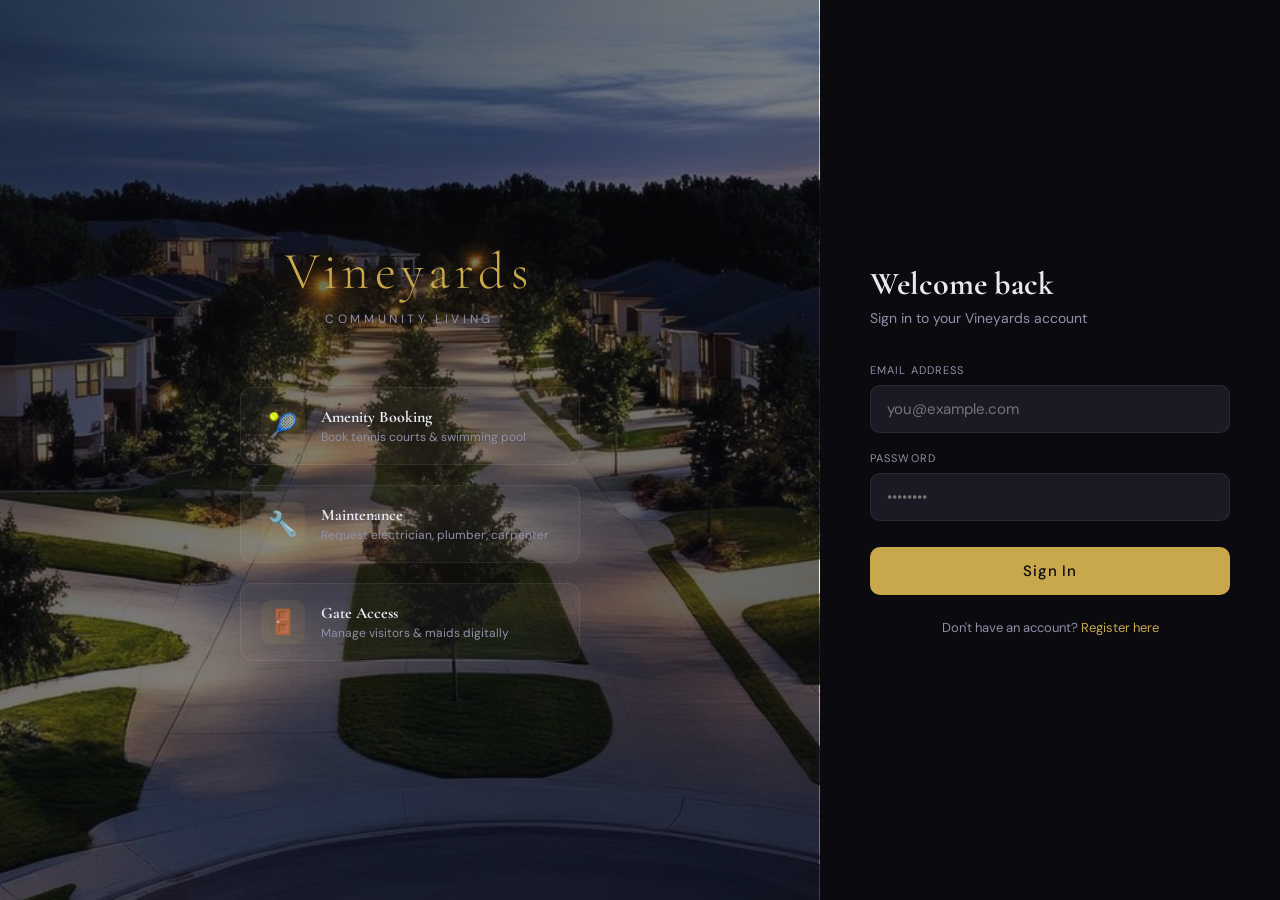
<file: index.html>
<!DOCTYPE html>
<html lang="en">
<head>
  <meta charset="UTF-8" />
  <meta name="viewport" content="width=device-width, initial-scale=1.0"/>
  <title>Vineyards — Login</title>
  <link rel="preconnect" href="https://fonts.googleapis.com"/>
  <link href="https://fonts.googleapis.com/css2?family=Cormorant+Garamond:wght@300;400;500;600&family=DM+Sans:wght@300;400;500&display=swap" rel="stylesheet"/>
  <style>
    :root {
      --bg: #0a0a0f;
      --bg2: #111118;
      --bg3: #1a1a24;
      --border: rgba(255,255,255,0.07);
      --accent: #c9a84c;
      --accent2: #e8c97a;
      --text: #e8e8f0;
      --text2: #9090a8;
      --danger: #e05555;
    }
    * { margin: 0; padding: 0; box-sizing: border-box; }

    body {
      font-family: 'DM Sans', sans-serif;
      background: var(--bg);
      color: var(--text);
      min-height: 100vh;
      display: flex;
    }

    /* Left panel */
    .left-panel {
      flex: 1;
      background: url('login_bg.jpg') center center / cover no-repeat;
      border-right: 1px solid var(--border);
      display: flex;
      flex-direction: column;
      align-items: center;
      justify-content: center;
      padding: 60px;
      position: relative;
      overflow: hidden;
    }

    /* Dark gradient overlay so text stays legible */
    .left-panel::before {
      content: '';
      position: absolute;
      inset: 0;
      background: linear-gradient(
        135deg,
        rgba(10,10,15,0.72) 0%,
        rgba(10,10,15,0.52) 50%,
        rgba(10,10,15,0.70) 100%
      );
      pointer-events: none;
    }

    /* Accent glow on top of overlay */
    .left-panel::after {
      content: '';
      position: absolute;
      width: 500px; height: 500px;
      background: radial-gradient(circle, rgba(201,168,76,0.10) 0%, transparent 70%);
      top: 50%; left: 50%;
      transform: translate(-50%, -50%);
      pointer-events: none;
    }

    /* Content sits above both pseudo-elements */
    .left-panel > * { position: relative; z-index: 1; }

    .brand-logo {
      font-family: 'Cormorant Garamond', serif;
      font-size: 52px;
      font-weight: 300;
      color: var(--accent);
      letter-spacing: 0.1em;
      margin-bottom: 8px;
      animation: fadeUp 0.8s ease both;
    }

    .brand-sub {
      font-size: 12px;
      letter-spacing: 0.3em;
      text-transform: uppercase;
      color: var(--text2);
      margin-bottom: 60px;
      animation: fadeUp 0.8s 0.1s ease both;
    }

    .features {
      display: flex;
      flex-direction: column;
      gap: 20px;
      width: 100%;
      max-width: 340px;
      animation: fadeUp 0.8s 0.2s ease both;
    }

    .feature-item {
      display: flex;
      align-items: center;
      gap: 16px;
      padding: 16px 20px;
      background: rgba(255,255,255,0.03);
      border: 1px solid var(--border);
      border-radius: 12px;
    }

    .feature-icon {
      font-size: 24px;
      width: 44px; height: 44px;
      background: rgba(201,168,76,0.1);
      border-radius: 10px;
      display: flex; align-items: center; justify-content: center;
      flex-shrink: 0;
    }

    .feature-text h4 {
      font-family: 'Cormorant Garamond', serif;
      font-size: 16px;
      margin-bottom: 2px;
    }

    .feature-text p { font-size: 12px; color: var(--text2); }

    /* Right panel - Login form */
    .right-panel {
      width: 460px;
      display: flex;
      flex-direction: column;
      align-items: center;
      justify-content: center;
      padding: 60px 50px;
    }

    .login-box { width: 100%; animation: fadeUp 0.6s ease both; }

    .login-box h2 {
      font-family: 'Cormorant Garamond', serif;
      font-size: 32px;
      margin-bottom: 6px;
    }

    .login-box p { color: var(--text2); font-size: 14px; margin-bottom: 36px; }

    .form-group { margin-bottom: 18px; }

    .form-group label {
      display: block;
      font-size: 11px;
      color: var(--text2);
      letter-spacing: 0.1em;
      text-transform: uppercase;
      margin-bottom: 8px;
    }

    .form-control {
      width: 100%;
      background: var(--bg3);
      border: 1px solid var(--border);
      border-radius: 10px;
      padding: 13px 16px;
      color: var(--text);
      font-family: 'DM Sans', sans-serif;
      font-size: 15px;
      outline: none;
      transition: border-color 0.2s;
    }
    .form-control:focus { border-color: var(--accent); }

    .btn-login {
      width: 100%;
      padding: 14px;
      background: var(--accent);
      color: var(--bg);
      border: none;
      border-radius: 10px;
      font-family: 'DM Sans', sans-serif;
      font-size: 15px;
      font-weight: 500;
      cursor: pointer;
      letter-spacing: 0.05em;
      margin-top: 8px;
      transition: all 0.2s;
    }
    .btn-login:hover { background: var(--accent2); transform: translateY(-1px); }
    .btn-login:disabled { opacity: 0.6; cursor: not-allowed; transform: none; }

    .error-msg {
      background: rgba(224,85,85,0.1);
      border: 1px solid rgba(224,85,85,0.3);
      border-radius: 8px;
      padding: 12px 16px;
      font-size: 13px;
      color: var(--danger);
      margin-bottom: 16px;
      display: none;
    }

    .register-link {
      text-align: center;
      margin-top: 24px;
      font-size: 13px;
      color: var(--text2);
    }

    .register-link a { color: var(--accent); cursor: pointer; }
    .register-link a:hover { color: var(--accent2); }

    @keyframes fadeUp {
      from { opacity: 0; transform: translateY(16px); }
      to   { opacity: 1; transform: translateY(0); }
    }

    @media (max-width: 768px) {
      .left-panel { display: none; }
      .right-panel { width: 100%; padding: 40px 24px; }
    }
  </style>
</head>
<body>

  <!-- Left Panel -->
  <div class="left-panel">
    <div class="brand-logo">Vineyards</div>
    <div class="brand-sub">Community Living</div>
    <div class="features">
      <div class="feature-item">
        <div class="feature-icon">🎾</div>
        <div class="feature-text">
          <h4>Amenity Booking</h4>
          <p>Book tennis courts & swimming pool</p>
        </div>
      </div>
      <div class="feature-item">
        <div class="feature-icon">🔧</div>
        <div class="feature-text">
          <h4>Maintenance</h4>
          <p>Request electrician, plumber, carpenter</p>
        </div>
      </div>
      <div class="feature-item">
        <div class="feature-icon">🚪</div>
        <div class="feature-text">
          <h4>Gate Access</h4>
          <p>Manage visitors & maids digitally</p>
        </div>
      </div>
    </div>
  </div>

  <!-- Right Panel - Login Form -->
  <div class="right-panel">
    <div class="login-box">
      <h2>Welcome back</h2>
      <p>Sign in to your Vineyards account</p>

      <div class="error-msg" id="errorMsg"></div>

      <div class="form-group">
        <label>Email Address</label>
        <input type="email" class="form-control" id="email" placeholder="you@example.com" />
      </div>

      <div class="form-group">
        <label>Password</label>
        <input type="password" class="form-control" id="password" placeholder="••••••••" />
      </div>

      <button class="btn-login" id="loginBtn" onclick="handleLogin()">Sign In</button>

      <div class="register-link">
        Don't have an account? <a onclick="window.location.href='register.html'">Register here</a>
      </div>
    </div>
  </div>

  <script src="api.js"></script>
  <script>
    // If already logged in, redirect to dashboard
    if (localStorage.getItem('access_token')) {
      window.location.href = 'dashboard.html';
    }

    document.getElementById('password').addEventListener('keypress', function(e) {
      if (e.key === 'Enter') handleLogin();
    });

    async function handleLogin() {
      const email = document.getElementById('email').value.trim();
      const password = document.getElementById('password').value;
      const btn = document.getElementById('loginBtn');
      const errorMsg = document.getElementById('errorMsg');

      errorMsg.style.display = 'none';

      if (!email || !password) {
        showError('Please enter your email and password.');
        return;
      }

      btn.disabled = true;
      btn.textContent = 'Signing in...';

      try {
        const data = await api.post('/auth/login', { email, password });
        localStorage.setItem('access_token', data.access_token);
        localStorage.setItem('refresh_token', data.refresh_token);
        localStorage.setItem('user', JSON.stringify(data.user));
        window.location.href = 'dashboard.html';
      } catch (err) {
        showError(err.message || 'Invalid email or password.');
        btn.disabled = false;
        btn.textContent = 'Sign In';
      }
    }

    function showError(msg) {
      const el = document.getElementById('errorMsg');
      el.textContent = msg;
      el.style.display = 'block';
    }
  </script>
</body>
</html>
</file>
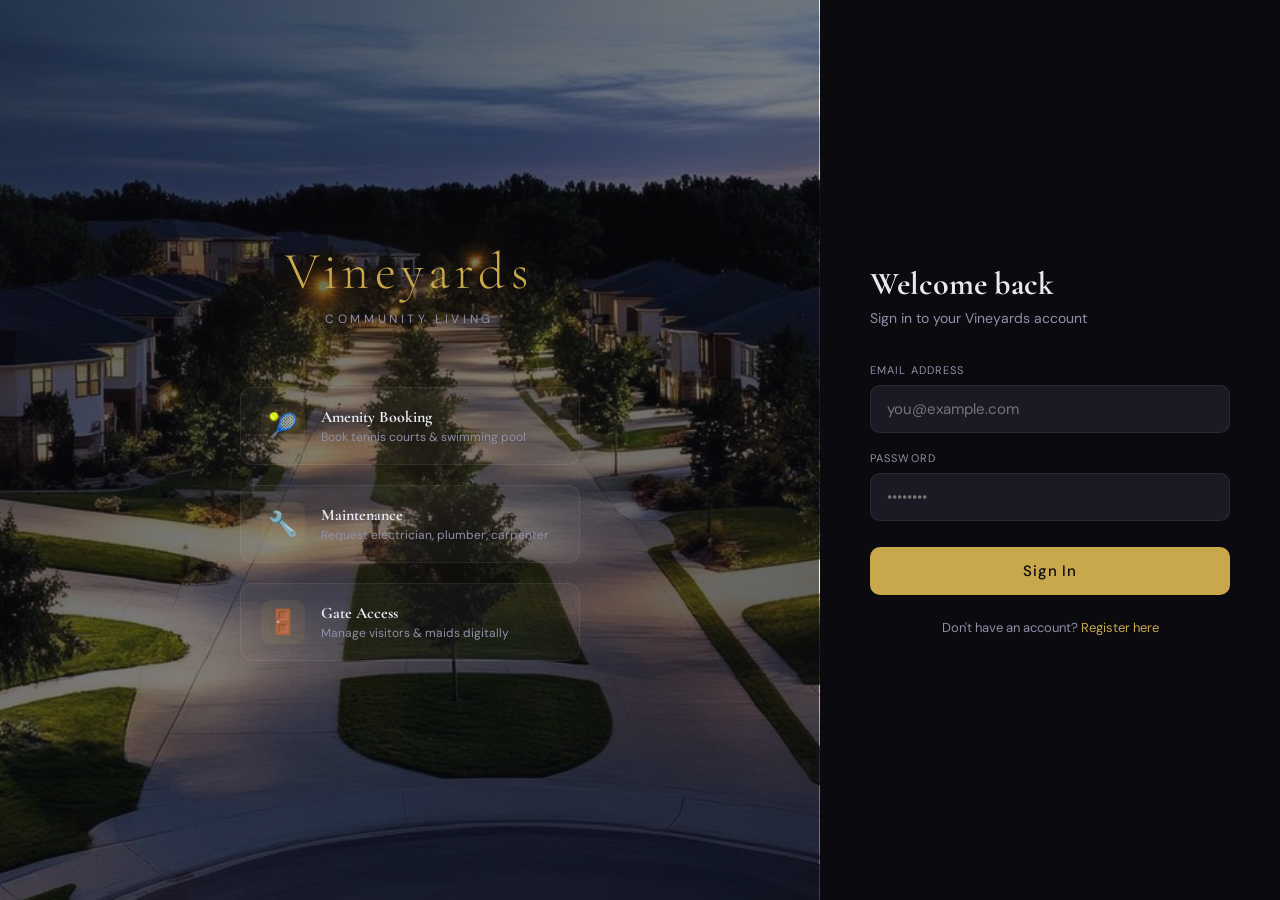
<file: announcements.html>
<!DOCTYPE html>
<html lang="en">
<head>
  <meta charset="UTF-8"/>
  <meta name="viewport" content="width=device-width, initial-scale=1.0"/>
  <title>Vineyards — Announcements</title>
  <link href="https://fonts.googleapis.com/css2?family=Cormorant+Garamond:wght@300;400;500;600&family=DM+Sans:wght@300;400;500&display=swap" rel="stylesheet"/>
  <link rel="stylesheet" href="style.css"/>
  <style>
    .ann-card {
      background: var(--bg2);
      border: 1px solid var(--border);
      border-radius: 14px;
      padding: 24px;
      margin-bottom: 14px;
      transition: border-color 0.2s;
      position: relative;
      overflow: hidden;
    }
    .ann-card:hover { border-color: rgba(201,168,76,0.3); }
    .ann-card.pinned { border-color: rgba(201,168,76,0.4); }
    .ann-card.pinned::before {
      content: '📌 Pinned';
      position: absolute;
      top: 12px; right: 16px;
      font-size: 11px;
      color: var(--accent);
      letter-spacing: 0.05em;
    }
    .ann-card.urgent { border-left: 3px solid var(--danger); }
    .ann-card.important { border-left: 3px solid var(--accent); }
    .ann-meta { display:flex; gap:12px; align-items:center; margin-bottom:10px; flex-wrap:wrap; }
    .ann-title { font-family:'Cormorant Garamond',serif; font-size:20px; margin-bottom:10px; }
    .ann-body { color: var(--text2); font-size:14px; line-height:1.7; white-space: pre-wrap; }
    .ann-footer { margin-top:14px; display:flex; gap:16px; font-size:12px; color:var(--text2); }
    .cat-pill {
      display:inline-block; padding:3px 10px; border-radius:20px; font-size:11px;
      background:rgba(255,255,255,0.06); border:1px solid var(--border);
      text-transform:capitalize; letter-spacing:0.05em;
    }
  </style>
</head>
<body>
<div class="app-layout">
  <aside class="sidebar" id="sidebar"></aside>
  <main class="main-content">
    <div class="page-header" style="display:flex;align-items:flex-end;justify-content:space-between;">
      <div>
        <h1>Announcements</h1>
        <p>Community news, events and notices</p>
      </div>
      <div id="postBtn" style="display:none;">
        <button class="btn btn-primary" onclick="openModal()">+ Post Announcement</button>
      </div>
    </div>

    <div class="page-body">

      <!-- Category filter -->
      <div style="display:flex;gap:10px;margin-bottom:24px;flex-wrap:wrap;">
        <button class="btn btn-outline filter-btn active" onclick="filter('', this)">All</button>
        <button class="btn btn-outline filter-btn" onclick="filter('general', this)">📋 General</button>
        <button class="btn btn-outline filter-btn" onclick="filter('maintenance', this)">🔧 Maintenance</button>
        <button class="btn btn-outline filter-btn" onclick="filter('event', this)">🎉 Events</button>
        <button class="btn btn-outline filter-btn" onclick="filter('safety', this)">⚠️ Safety</button>
      </div>

      <!-- Pinned -->
      <div id="pinnedSection" style="display:none;margin-bottom:28px;">
        <h3 style="font-size:14px;letter-spacing:0.1em;text-transform:uppercase;color:var(--text2);margin-bottom:14px;">📌 Pinned</h3>
        <div id="pinnedList"></div>
      </div>

      <!-- All Announcements -->
      <div id="annList"><div class="loader"><div class="spinner"></div></div></div>

    </div>
  </main>
</div>

<!-- Post Modal -->
<div class="modal-overlay" id="annModal">
  <div class="modal">
    <div class="modal-header">
      <h2 id="modalTitle">Post Announcement</h2>
      <button class="modal-close" onclick="closeModal()">✕</button>
    </div>
    <div class="form-group">
      <label>Title</label>
      <input type="text" class="form-control" id="annTitle" placeholder="Announcement title..."/>
    </div>
    <div style="display:grid;grid-template-columns:1fr 1fr;gap:16px;">
      <div class="form-group">
        <label>Category</label>
        <select class="form-control" id="annCat">
          <option value="general">General</option>
          <option value="maintenance">Maintenance</option>
          <option value="event">Event</option>
          <option value="safety">Safety</option>
        </select>
      </div>
      <div class="form-group">
        <label>Priority</label>
        <select class="form-control" id="annPriority">
          <option value="normal">Normal</option>
          <option value="important">Important</option>
          <option value="urgent">🚨 Urgent</option>
        </select>
      </div>
    </div>
    <div class="form-group">
      <label>Message</label>
      <textarea class="form-control" id="annBody" rows="5" placeholder="Write your announcement..."></textarea>
    </div>
    <div class="form-group">
      <label>Expires On (optional)</label>
      <input type="datetime-local" class="form-control" id="annExpiry"/>
    </div>
    <div class="form-group">
      <label style="display:flex;align-items:center;gap:8px;cursor:pointer;text-transform:none;letter-spacing:0;font-size:14px;">
        <input type="checkbox" id="annPinned"/> 📌 Pin this announcement to top
      </label>
    </div>
    <button class="btn btn-primary" style="width:100%" onclick="submitAnn()">Post Announcement</button>
  </div>
</div>

<!-- Read More Modal -->
<div class="modal-overlay" id="readModal">
  <div class="modal" style="max-width:600px;">
    <div class="modal-header">
      <h2 id="readTitle">—</h2>
      <button class="modal-close" onclick="document.getElementById('readModal').classList.remove('open')">✕</button>
    </div>
    <div class="ann-meta" id="readMeta"></div>
    <div class="ann-body" id="readBody" style="color:var(--text);font-size:15px;"></div>
    <div class="ann-footer" id="readFooter"></div>
    <div id="readAdminActions" style="margin-top:20px;gap:10px;display:none;"></div>
  </div>
</div>

<div class="toast-container"></div>
<script src="api.js"></script>
<script src="sidebar.js"></script>
<script>
  requireAuth();
  const user = getCurrentUser();
  let allAnns = [];
  let currentFilter = '';
  let currentAnn = null;

  const catIcons = { general:'📋', maintenance:'🔧', event:'🎉', safety:'⚠️' };
  const priColors = { urgent:'var(--danger)', important:'var(--accent)', normal:'var(--text2)' };

  if (user.role === 'admin') {
    document.getElementById('postBtn').style.display = 'block';
  }

  async function load() {
    try {
      const data = await api.get('/announcements/');
      // Pinned
      if (data.pinned.length) {
        document.getElementById('pinnedSection').style.display = 'block';
        document.getElementById('pinnedList').innerHTML = data.pinned.map(renderCard).join('');
      }
      allAnns = data.announcements;
      renderList(allAnns);
    } catch(e) { showToast(e.message, 'error'); }
  }

  function renderCard(a) {
    return `<div class="ann-card ${a.pinned?'pinned':''} ${a.priority}" onclick="openRead(${a.id})">
      <div class="ann-meta">
        <span class="cat-pill">${catIcons[a.category]||'📋'} ${a.category}</span>
        ${a.priority !== 'normal' ? `<span style="font-size:12px;color:${priColors[a.priority]};font-weight:500;">${a.priority.toUpperCase()}</span>` : ''}
      </div>
      <div class="ann-title">${a.title}</div>
      <div class="ann-body">${a.body.length > 180 ? a.body.slice(0,180) + '...' : a.body}</div>
      <div class="ann-footer">
        <span>👤 ${a.author_name}</span>
        <span>🕐 ${fmtDate(a.created_at)}</span>
        ${a.expires_at ? `<span>⏳ Expires ${fmtDate(a.expires_at)}</span>` : ''}
      </div>
    </div>`;
  }

  function renderList(list) {
    const filtered = currentFilter ? list.filter(a => a.category === currentFilter) : list;
    const el = document.getElementById('annList');
    if (!filtered.length) {
      el.innerHTML = `<div class="empty-state"><div class="icon">📢</div><h3>No announcements</h3></div>`;
      return;
    }
    el.innerHTML = filtered.map(renderCard).join('');
  }

  function filter(cat, btn) {
    currentFilter = cat;
    document.querySelectorAll('.filter-btn').forEach(b => b.classList.remove('active'));
    btn.classList.add('active');
    renderList(allAnns);
  }

  function openRead(id) {
    api.get(`/announcements/${id}`).then(a => {
      currentAnn = a;
      document.getElementById('readTitle').textContent = a.title;
      document.getElementById('readMeta').innerHTML = `
        <span class="cat-pill">${catIcons[a.category]||'📋'} ${a.category}</span>
        ${a.priority !== 'normal' ? `<span style="color:${priColors[a.priority]};font-size:13px;font-weight:500;">${a.priority.toUpperCase()}</span>` : ''}
      `;
      document.getElementById('readBody').textContent = a.body;
      document.getElementById('readFooter').innerHTML = `<span>👤 ${a.author_name}</span><span>🕐 ${fmtDate(a.created_at)}</span>${a.expires_at?`<span>⏳ Expires ${fmtDate(a.expires_at)}</span>`:''}`;

      const adminEl = document.getElementById('readAdminActions');
      if (user.role === 'admin') {
        adminEl.style.display = 'flex';
        adminEl.innerHTML = `
          <button class="btn btn-outline btn-sm" onclick="togglePin(${a.id},${!a.pinned})">${a.pinned?'Unpin':'📌 Pin'}</button>
          <button class="btn btn-danger btn-sm" onclick="deleteAnn(${a.id})">Delete</button>
        `;
      }
      document.getElementById('readModal').classList.add('open');
    });
  }

  function openModal() { document.getElementById('annModal').classList.add('open'); }
  function closeModal() { document.getElementById('annModal').classList.remove('open'); }

  async function submitAnn() {
    const title = document.getElementById('annTitle').value.trim();
    const body = document.getElementById('annBody').value.trim();
    if (!title || !body) { showToast('Title and message are required', 'error'); return; }
    try {
      await api.post('/announcements/', {
        title, body,
        category: document.getElementById('annCat').value,
        priority: document.getElementById('annPriority').value,
        pinned: document.getElementById('annPinned').checked,
        expires_at: document.getElementById('annExpiry').value || undefined,
      });
      showToast('Announcement posted!', 'success');
      closeModal();
      load();
    } catch(e) { showToast(e.message, 'error'); }
  }

  async function togglePin(id, pin) {
    try {
      await api.put(`/announcements/${id}`, { pinned: pin });
      showToast(pin ? 'Pinned!' : 'Unpinned', 'info');
      document.getElementById('readModal').classList.remove('open');
      load();
    } catch(e) { showToast(e.message, 'error'); }
  }

  async function deleteAnn(id) {
    if (!confirm('Remove this announcement?')) return;
    try {
      await api.delete(`/announcements/${id}`);
      showToast('Announcement removed', 'info');
      document.getElementById('readModal').classList.remove('open');
      load();
    } catch(e) { showToast(e.message, 'error'); }
  }

  load();
</script>
</body>
</html>
</file>
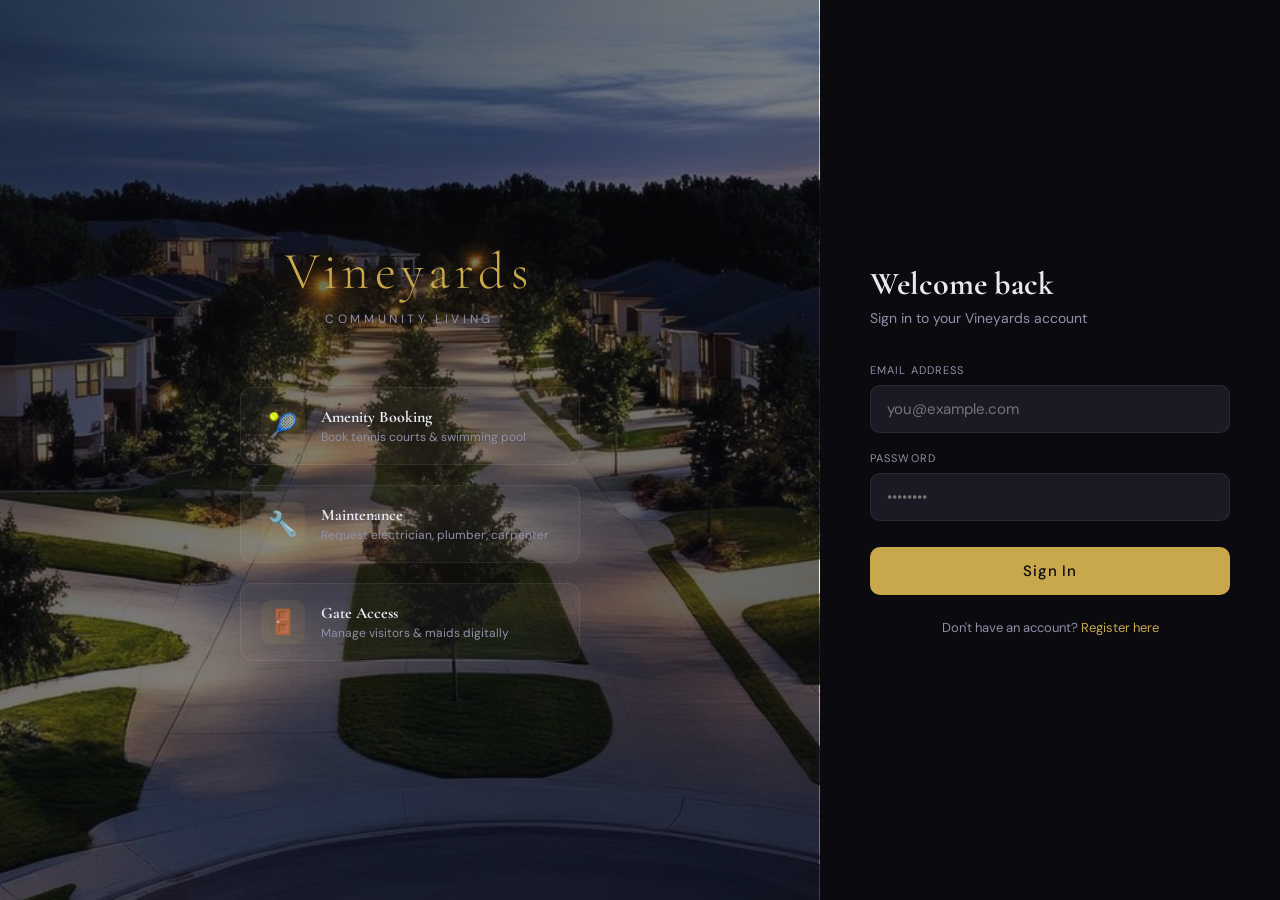
<file: bills.html>
<!DOCTYPE html>
<html lang="en">
<head>
  <meta charset="UTF-8"/>
  <meta name="viewport" content="width=device-width, initial-scale=1.0"/>
  <title>Vineyards — Bills & Payments</title>
  <link href="https://fonts.googleapis.com/css2?family=Cormorant+Garamond:wght@300;400;500;600&family=DM+Sans:wght@300;400;500&display=swap" rel="stylesheet"/>
  <link rel="stylesheet" href="style.css"/>
</head>
<body>
<div class="app-layout">
  <aside class="sidebar" id="sidebar"></aside>
  <main class="main-content">

    <div class="page-header" style="display:flex;align-items:flex-end;justify-content:space-between;">
      <div>
        <h1>Bills & Payments</h1>
        <p>Track and pay your community charges</p>
      </div>
      <div id="adminActions" style="gap:10px;display:none;">
        <button class="btn btn-outline" onclick="openBulkModal()">📋 Bulk Bill</button>
        <button class="btn btn-primary" onclick="openCreateModal()">+ New Bill</button>
      </div>
    </div>

    <div class="page-body">

      <!-- Summary Cards -->
      <div class="stat-grid" style="margin-bottom:28px;" id="summaryCards">
        <div class="stat-card"><div class="label">Total Due</div><div class="value" id="sumDue">—</div><div class="sub">unpaid amount</div></div>
        <div class="stat-card" style="--accent:#e05555"><div class="label">Overdue</div><div class="value" style="color:var(--danger)" id="sumOverdue">—</div><div class="sub" id="sumOverdueCount">— bills overdue</div></div>
        <div class="stat-card" style="--accent:#4caf82"><div class="label">Total Paid</div><div class="value" style="color:var(--success)" id="sumPaid">—</div><div class="sub">this year</div></div>
        <div class="stat-card"><div class="label">Pending Bills</div><div class="value" id="sumCount">—</div><div class="sub">awaiting payment</div></div>
      </div>

      <!-- Filter -->
      <div style="display:flex;gap:10px;margin-bottom:20px;flex-wrap:wrap;">
        <button class="btn btn-outline filter-btn active" onclick="filterBills('', this)">All</button>
        <button class="btn btn-outline filter-btn" onclick="filterBills('unpaid', this)">Unpaid</button>
        <button class="btn btn-outline filter-btn" onclick="filterBills('overdue', this)">Overdue</button>
        <button class="btn btn-outline filter-btn" onclick="filterBills('paid', this)">Paid</button>
      </div>

      <div class="table-wrap" id="billList">
        <div class="loader"><div class="spinner"></div></div>
      </div>
    </div>
  </main>
</div>

<!-- Pay Modal -->
<div class="modal-overlay" id="payModal">
  <div class="modal" style="max-width:400px;">
    <div class="modal-header">
      <h2>Pay Bill</h2>
      <button class="modal-close" onclick="closePayModal()">✕</button>
    </div>
    <div style="background:var(--bg3);border-radius:10px;padding:16px;margin-bottom:20px;">
      <div style="font-size:13px;color:var(--text2);margin-bottom:4px;" id="payBillTitle">—</div>
      <div style="font-size:28px;font-family:'Cormorant Garamond',serif;color:var(--accent);" id="payBillAmount">—</div>
    </div>
    <div class="form-group">
      <label>Payment Method</label>
      <select class="form-control" id="payMethod">
        <option value="upi">UPI</option>
        <option value="netbanking">Net Banking</option>
        <option value="card">Credit / Debit Card</option>
        <option value="cash">Cash</option>
      </select>
    </div>
    <div class="form-group">
      <label>Transaction Reference (optional)</label>
      <input type="text" class="form-control" id="payRef" placeholder="e.g. UPI transaction ID"/>
    </div>
    <button class="btn btn-primary" style="width:100%" onclick="confirmPayment()">Confirm Payment</button>
  </div>
</div>

<!-- Admin: Create Bill Modal -->
<div class="modal-overlay" id="createModal">
  <div class="modal">
    <div class="modal-header">
      <h2 id="createModalTitle">Create Bill</h2>
      <button class="modal-close" onclick="closeCreateModal()">✕</button>
    </div>
    <div class="form-group" id="villaSelectGroup">
      <label>Villa</label>
      <select class="form-control" id="billVilla"><option value="">Select villa...</option></select>
    </div>
    <div class="form-group">
      <label>Bill Title</label>
      <input type="text" class="form-control" id="billTitle" placeholder="e.g. Monthly Maintenance Charge"/>
    </div>
    <div style="display:grid;grid-template-columns:1fr 1fr;gap:16px;">
      <div class="form-group">
        <label>Category</label>
        <select class="form-control" id="billCategory">
          <option value="maintenance">Maintenance</option>
          <option value="amenity">Amenity</option>
          <option value="parking">Parking</option>
          <option value="water">Water</option>
          <option value="electricity">Electricity</option>
          <option value="other">Other</option>
        </select>
      </div>
      <div class="form-group">
        <label>Amount (₹)</label>
        <input type="number" class="form-control" id="billAmount" placeholder="0.00"/>
      </div>
    </div>
    <div class="form-group">
      <label>Due Date</label>
      <input type="date" class="form-control" id="billDue"/>
    </div>
    <div class="form-group">
      <label>Description (optional)</label>
      <input type="text" class="form-control" id="billDesc"/>
    </div>
    <button class="btn btn-primary" style="width:100%" id="createBillBtn" onclick="submitBill()">Create Bill</button>
  </div>
</div>

<div class="toast-container"></div>
<script src="api.js"></script>
<script src="sidebar.js"></script>
<script>
  requireAuth();
  const user = getCurrentUser();
  let allBills = [];
  let payingBillId = null;
  let isBulk = false;

  async function init() {
    await loadSummary();
    await loadBills();
    if (user.role === 'admin') {
      document.getElementById('adminActions').style.display = 'flex';
      loadVillas();
    }
  }

  async function loadSummary() {
    try {
      const s = await api.get('/bills/summary');
      document.getElementById('sumDue').textContent = `₹${s.total_due.toLocaleString()}`;
      document.getElementById('sumOverdue').textContent = `₹${s.overdue.toLocaleString()}`;
      document.getElementById('sumOverdueCount').textContent = `${s.overdue_count} bills overdue`;
      document.getElementById('sumPaid').textContent = `₹${s.paid_total.toLocaleString()}`;
      document.getElementById('sumCount').textContent = s.unpaid_count;
    } catch(e) {}
  }

  async function loadBills(status = '') {
    try {
      const url = user.role === 'admin' ? `/bills/all${status ? '?status=' + status : ''}` : `/bills/my${status ? '?status=' + status : ''}`;
      allBills = await api.get(url);
      renderBills(allBills);
    } catch(e) { showToast(e.message, 'error'); }
  }

  function renderBills(bills) {
    const el = document.getElementById('billList');
    if (!bills.length) {
      el.innerHTML = `<div class="empty-state"><div class="icon">💰</div><h3>No bills found</h3></div>`;
      return;
    }
    const catIcons = { maintenance:'🔧', amenity:'🎾', parking:'🚗', water:'💧', electricity:'⚡', other:'📄' };
    el.innerHTML = `<table>
      <thead><tr><th>Category</th><th>Title</th>${user.role==='admin'?'<th>Villa</th>':''}
      <th>Amount</th><th>Due Date</th><th>Status</th><th>Paid On</th><th>Action</th></tr></thead>
      <tbody>${bills.map(b => `<tr>
        <td>${catIcons[b.category]||'📄'} ${b.category}</td>
        <td><strong>${b.title}</strong>${b.description?`<br><span style="color:var(--text2);font-size:12px;">${b.description}</span>`:''}</td>
        ${user.role==='admin'?`<td>${b.villa_number||'—'}</td>`:''}
        <td style="font-family:'Cormorant Garamond',serif;font-size:18px;color:var(--accent);">₹${b.amount.toLocaleString()}</td>
        <td>${fmtDate(b.due_date)}</td>
        <td>${badge(b.status)}</td>
        <td>${b.paid_at ? fmtDate(b.paid_at) : '—'}</td>
        <td>
          ${b.status !== 'paid' && b.status !== 'waived' && user.role !== 'admin' ?
            `<button class="btn btn-primary btn-sm" onclick="openPay(${b.id},'${b.title}',${b.amount})">Pay Now</button>` : ''}
          ${user.role === 'admin' && b.status !== 'paid' && b.status !== 'waived' ?
            `<button class="btn btn-outline btn-sm" onclick="waiveBill(${b.id})">Waive</button>` : ''}
          ${b.transaction_ref ? `<div style="font-size:11px;color:var(--text2);margin-top:4px;">${b.transaction_ref}</div>` : ''}
        </td>
      </tr>`).join('')}</tbody></table>`;
  }

  function filterBills(status, btn) {
    document.querySelectorAll('.filter-btn').forEach(b => b.classList.remove('active'));
    btn.classList.add('active');
    loadBills(status);
  }

  function openPay(id, title, amount) {
    payingBillId = id;
    document.getElementById('payBillTitle').textContent = title;
    document.getElementById('payBillAmount').textContent = `₹${amount.toLocaleString()}`;
    document.getElementById('payRef').value = '';
    document.getElementById('payModal').classList.add('open');
  }

  function closePayModal() { document.getElementById('payModal').classList.remove('open'); }

  async function confirmPayment() {
    try {
      await api.put(`/bills/${payingBillId}/pay`, {
        payment_method: document.getElementById('payMethod').value,
        transaction_ref: document.getElementById('payRef').value || undefined,
      });
      showToast('Payment successful! 🎉', 'success');
      closePayModal();
      loadSummary();
      loadBills();
    } catch(e) { showToast(e.message, 'error'); }
  }

  async function waiveBill(id) {
    if (!confirm('Waive this bill?')) return;
    try {
      await api.put(`/bills/${id}/waive`);
      showToast('Bill waived', 'info');
      loadBills();
    } catch(e) { showToast(e.message, 'error'); }
  }

  async function loadVillas() {
    try {
      const villas = await api.get('/villas/');
      const sel = document.getElementById('billVilla');
      sel.innerHTML = '<option value="">Select villa...</option>' + villas.map(v => `<option value="${v.id}">${v.villa_number}</option>`).join('');
    } catch(e) {}
  }

  function openCreateModal() {
    isBulk = false;
    document.getElementById('createModalTitle').textContent = 'Create Bill for Villa';
    document.getElementById('villaSelectGroup').style.display = 'block';
    document.getElementById('createBillBtn').textContent = 'Create Bill';
    document.getElementById('createModal').classList.add('open');
  }

  function openBulkModal() {
    isBulk = true;
    document.getElementById('createModalTitle').textContent = 'Bulk Bill — All Occupied Villas';
    document.getElementById('villaSelectGroup').style.display = 'none';
    document.getElementById('createBillBtn').textContent = 'Send to All Villas';
    document.getElementById('createModal').classList.add('open');
  }

  function closeCreateModal() { document.getElementById('createModal').classList.remove('open'); }

  async function submitBill() {
    const title = document.getElementById('billTitle').value.trim();
    const amount = document.getElementById('billAmount').value;
    const due = document.getElementById('billDue').value;
    const category = document.getElementById('billCategory').value;
    if (!title || !amount || !due) { showToast('Fill all required fields', 'error'); return; }

    try {
      if (isBulk) {
        const data = await api.post('/bills/bulk', { title, category, amount: parseFloat(amount), due_date: due, description: document.getElementById('billDesc').value });
        showToast(data.message, 'success');
      } else {
        const villa_id = document.getElementById('billVilla').value;
        if (!villa_id) { showToast('Select a villa', 'error'); return; }
        await api.post('/bills/', { villa_id: parseInt(villa_id), title, category, amount: parseFloat(amount), due_date: due, description: document.getElementById('billDesc').value });
        showToast('Bill created!', 'success');
      }
      closeCreateModal();
      loadBills();
      loadSummary();
    } catch(e) { showToast(e.message, 'error'); }
  }

  init();
</script>
</body>
</html>
</file>
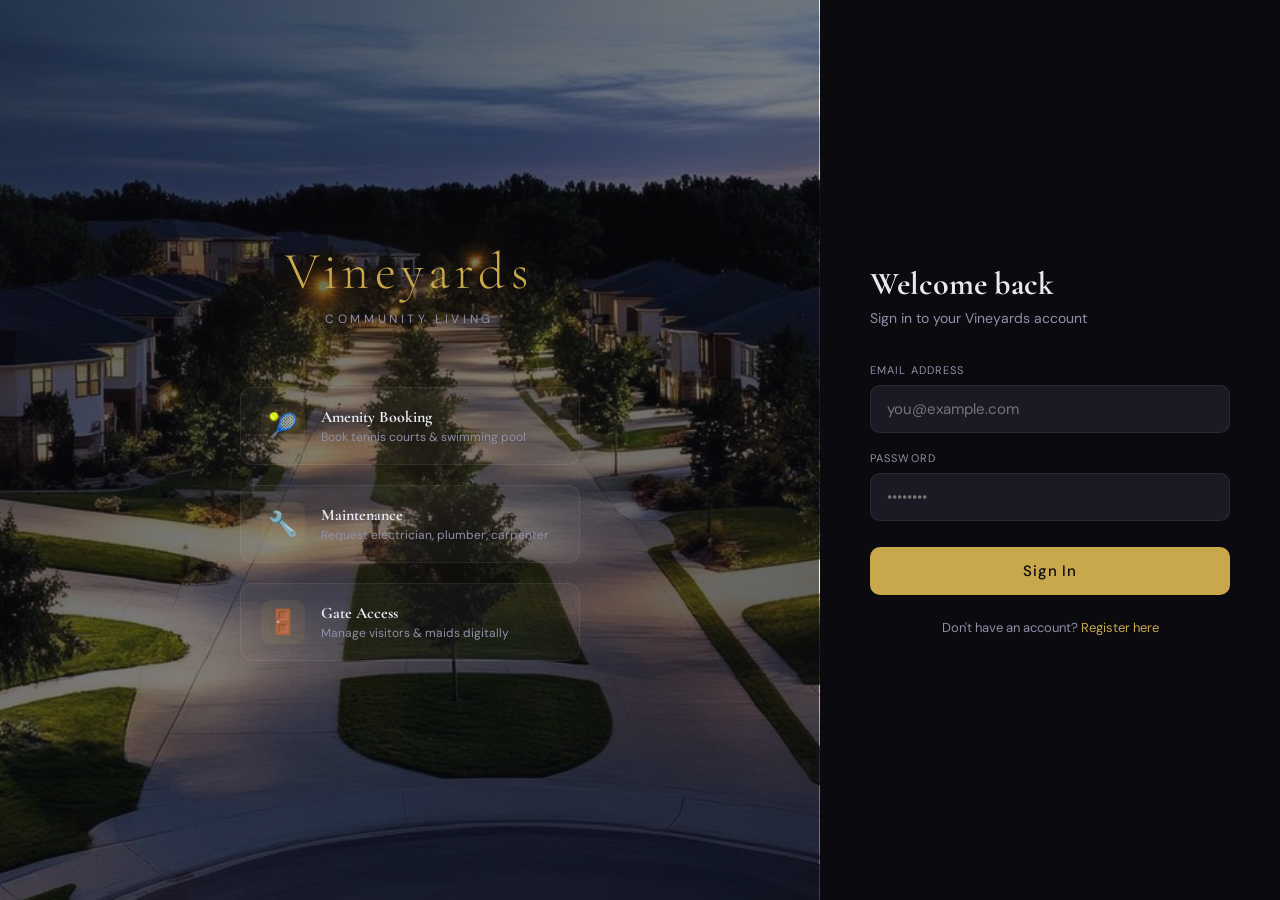
<file: bookings.html>
<!DOCTYPE html>
<html lang="en">
<head>
  <meta charset="UTF-8"/>
  <meta name="viewport" content="width=device-width, initial-scale=1.0"/>
  <title>Vineyards — Bookings</title>
  <link href="https://fonts.googleapis.com/css2?family=Cormorant+Garamond:wght@300;400;500;600&family=DM+Sans:wght@300;400;500&display=swap" rel="stylesheet"/>
  <link rel="stylesheet" href="style.css"/>
</head>
<body>
<div class="app-layout">
  <aside class="sidebar" id="sidebar"></aside>
  <main class="main-content">

    <div class="page-header">
      <h1>Amenity Booking</h1>
      <p>Book tennis courts and swimming pool</p>
    </div>

    <div class="page-body">

      <!-- Amenity Cards -->
      <h2 style="font-size:20px;margin-bottom:16px;">Available Amenities</h2>
      <div class="card-grid" id="amenityList" style="margin-bottom:36px;">
        <div class="loader"><div class="spinner"></div></div>
      </div>

      <!-- My Bookings -->
      <div style="display:flex;align-items:center;justify-content:space-between;margin-bottom:16px;">
        <h2 style="font-size:20px;">My Bookings</h2>
        <select class="form-control" style="width:160px;" onchange="filterBookings(this.value)">
          <option value="">All Status</option>
          <option value="confirmed">Confirmed</option>
          <option value="cancelled">Cancelled</option>
        </select>
      </div>
      <div class="table-wrap" id="myBookings">
        <div class="loader"><div class="spinner"></div></div>
      </div>

    </div>
  </main>
</div>

<!-- Book Modal -->
<div class="modal-overlay" id="bookModal">
  <div class="modal">
    <div class="modal-header">
      <h2 id="modalTitle">Book Amenity</h2>
      <button class="modal-close" onclick="closeModal()">✕</button>
    </div>

    <div class="form-group">
      <label>Date</label>
      <input type="date" class="form-control" id="bookDate" onchange="loadSlots()" />
    </div>

    <div class="form-group">
      <label>Start Time</label>
      <select class="form-control" id="startTime">
        <option value="">Select start time</option>
      </select>
    </div>

    <div class="form-group">
      <label>End Time</label>
      <select class="form-control" id="endTime">
        <option value="">Select end time</option>
      </select>
    </div>

    <div class="form-group">
      <label>Number of Guests</label>
      <input type="number" class="form-control" id="numGuests" value="1" min="1" max="20"/>
    </div>

    <div class="form-group">
      <label>Notes (optional)</label>
      <input type="text" class="form-control" id="bookNotes" placeholder="Any special requirements..."/>
    </div>

    <div id="slotsInfo" style="margin-bottom:16px;font-size:13px;color:var(--text2);"></div>

    <button class="btn btn-primary" style="width:100%" onclick="submitBooking()">Confirm Booking</button>
  </div>
</div>

<div class="toast-container"></div>
<script src="api.js"></script>
<script src="sidebar.js"></script>
<script>
  requireAuth();
  let amenities = [];
  let selectedAmenity = null;
  let allBookings = [];

  // Set min date to today
  const today = new Date().toISOString().split('T')[0];

  async function init() {
    await loadAmenities();
    await loadMyBookings();
  }

  async function loadAmenities() {
    try {
      amenities = await api.get('/bookings/amenities');
      const el = document.getElementById('amenityList');
      el.innerHTML = amenities.map(a => `
        <div class="card" style="cursor:pointer;transition:border-color 0.2s;"
          onmouseenter="this.style.borderColor='var(--accent)'"
          onmouseleave="this.style.borderColor=''"
          onclick="openBookModal(${a.id})">
          <div style="font-size:28px;margin-bottom:10px;">${a.amenity_type === 'tennis_court' ? '🎾' : a.amenity_type === 'swimming_pool' ? '🏊' : '🏛️'}</div>
          <h3 style="font-size:17px;margin-bottom:6px;">${a.name}</h3>
          <p style="color:var(--text2);font-size:13px;margin-bottom:12px;">${a.description || ''}</p>
          <div style="display:flex;gap:16px;font-size:12px;color:var(--text2);">
            <span>⏰ ${a.open_time} – ${a.close_time}</span>
            <span>👥 Max ${a.capacity}</span>
            <span>⌛ ${a.slot_duration_minutes} min slots</span>
          </div>
          <button class="btn btn-primary btn-sm" style="margin-top:16px;width:100%">Book Now</button>
        </div>`).join('');
    } catch(e) {
      showToast(e.message, 'error');
    }
  }

  async function loadMyBookings(status = '') {
    try {
      const url = '/bookings/my' + (status ? `?status=${status}` : '');
      allBookings = await api.get(url);
      renderBookings(allBookings);
    } catch(e) {}
  }

  function renderBookings(bookings) {
    const el = document.getElementById('myBookings');
    if (!bookings.length) {
      el.innerHTML = `<div class="empty-state"><div class="icon">📅</div><h3>No bookings</h3></div>`;
      return;
    }
    el.innerHTML = `<table>
      <thead><tr><th>Amenity</th><th>Date</th><th>Time</th><th>Guests</th><th>Status</th><th>Action</th></tr></thead>
      <tbody>${bookings.map(b => `
        <tr>
          <td>${b.amenity_name}</td>
          <td>${fmtDate(b.booking_date)}</td>
          <td>${b.start_time} – ${b.end_time}</td>
          <td>${b.num_guests}</td>
          <td>${badge(b.status)}</td>
          <td>${b.status === 'confirmed' ? `<button class="btn btn-danger btn-sm" onclick="cancelBooking(${b.id})">Cancel</button>` : '—'}</td>
        </tr>`).join('')}
      </tbody></table>`;
  }

  function filterBookings(status) { loadMyBookings(status); }

  function openBookModal(amenityId) {
    selectedAmenity = amenities.find(a => a.id === amenityId);
    document.getElementById('modalTitle').textContent = `Book — ${selectedAmenity.name}`;
    document.getElementById('bookDate').min = today;
    document.getElementById('bookDate').value = today;
    document.getElementById('slotsInfo').textContent = '';
    populateTimes(selectedAmenity);
    loadSlots();
    document.getElementById('bookModal').classList.add('open');
  }

  function closeModal() {
    document.getElementById('bookModal').classList.remove('open');
  }

  function populateTimes(amenity) {
    const times = [];
    const [openH, openM] = amenity.open_time.split(':').map(Number);
    const [closeH, closeM] = amenity.close_time.split(':').map(Number);
    for (let h = openH; h <= closeH; h++) {
      for (let m = 0; m < 60; m += 30) {
        if (h === closeH && m >= closeM) break;
        times.push(`${String(h).padStart(2,'0')}:${String(m).padStart(2,'0')}`);
      }
    }
    const startSel = document.getElementById('startTime');
    const endSel = document.getElementById('endTime');
    startSel.innerHTML = '<option value="">Select start time</option>' + times.map(t => `<option value="${t}">${t}</option>`).join('');
    endSel.innerHTML = '<option value="">Select end time</option>' + times.map(t => `<option value="${t}">${t}</option>`).join('');
    startSel.onchange = () => {
      const idx = times.indexOf(startSel.value);
      const minEnd = times[idx + (amenity.slot_duration_minutes / 30)] || '';
      endSel.value = minEnd;
    };
  }

  async function loadSlots() {
    const date = document.getElementById('bookDate').value;
    if (!date || !selectedAmenity) return;
    try {
      const data = await api.get(`/bookings/amenities/${selectedAmenity.id}/availability?date=${date}`);
      const booked = data.booked_slots;
      if (booked.length === 0) {
        document.getElementById('slotsInfo').textContent = '✅ All slots available for this date';
      } else {
        document.getElementById('slotsInfo').innerHTML = `⚠️ Booked slots: ${booked.map(s => `${s.start}–${s.end}`).join(', ')}`;
      }
    } catch(e) {}
  }

  async function submitBooking() {
    const date = document.getElementById('bookDate').value;
    const start = document.getElementById('startTime').value;
    const end = document.getElementById('endTime').value;
    const guests = document.getElementById('numGuests').value;
    const notes = document.getElementById('bookNotes').value;

    if (!date || !start || !end) { showToast('Please fill all fields', 'error'); return; }
    if (start >= end) { showToast('End time must be after start time', 'error'); return; }

    try {
      await api.post('/bookings/', {
        amenity_id: selectedAmenity.id,
        booking_date: date, start_time: start, end_time: end,
        num_guests: parseInt(guests), notes,
      });
      showToast('Booking confirmed!', 'success');
      closeModal();
      loadMyBookings();
    } catch(e) {
      showToast(e.message, 'error');
    }
  }

  async function cancelBooking(id) {
    if (!confirm('Cancel this booking?')) return;
    try {
      await api.put(`/bookings/${id}/cancel`, { reason: 'Cancelled by user' });
      showToast('Booking cancelled', 'info');
      loadMyBookings();
    } catch(e) {
      showToast(e.message, 'error');
    }
  }

  init();
</script>
</body>
</html>
</file>
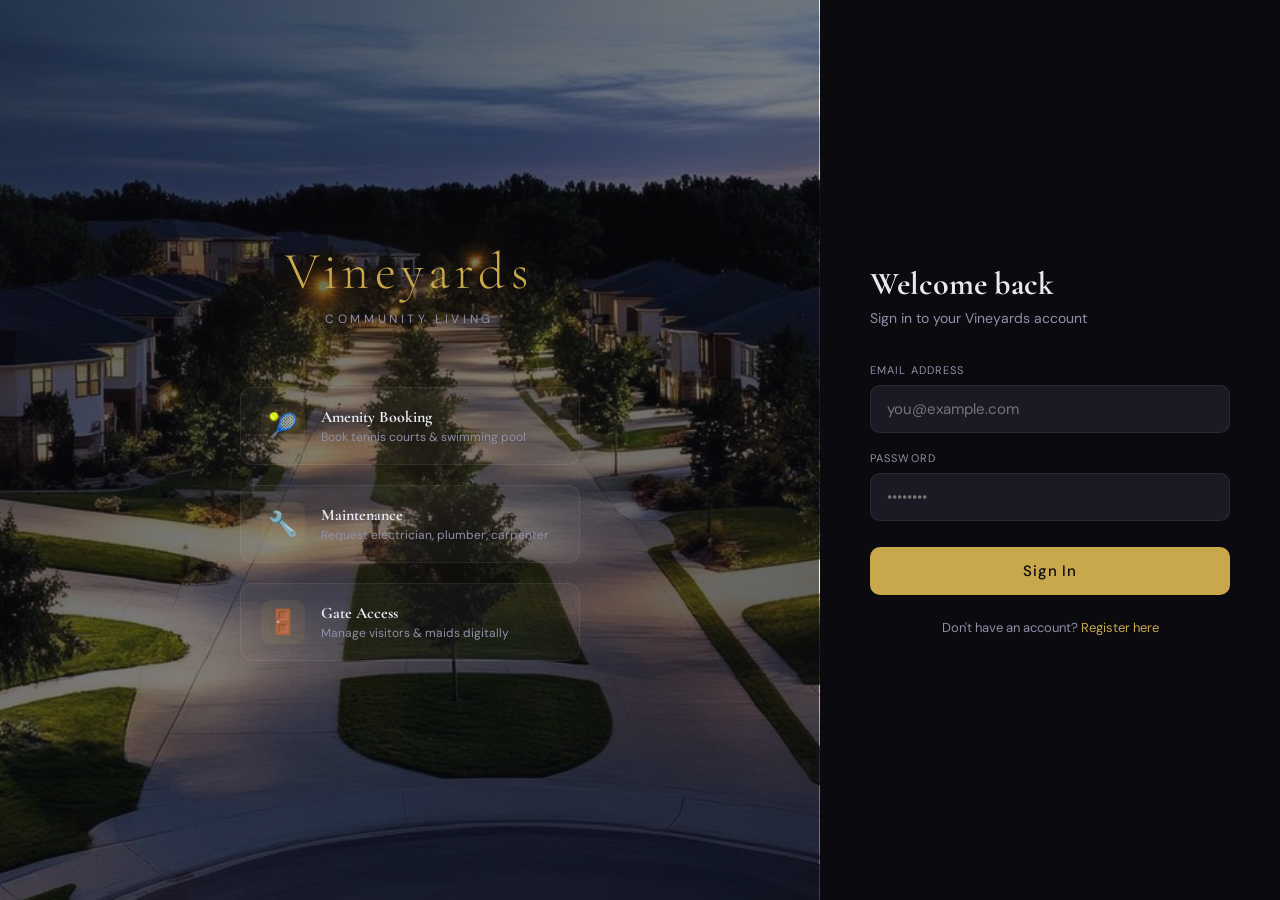
<file: calendar.html>
<!DOCTYPE html>
<html lang="en">
<head>
  <meta charset="UTF-8"/>
  <meta name="viewport" content="width=device-width, initial-scale=1.0"/>
  <title>Vineyards — Events Calendar 2026</title>
  <link href="https://fonts.googleapis.com/css2?family=Cormorant+Garamond:wght@300;400;500;600&family=DM+Sans:wght@300;400;500&display=swap" rel="stylesheet"/>
  <link rel="stylesheet" href="style.css"/>
  <style>
    /* ── Calendar page ── */
    .cal-year-badge {
      font-family: 'Cormorant Garamond', serif;
      font-size: 72px;
      font-weight: 600;
      color: var(--accent);
      line-height: 1;
      letter-spacing: -2px;
      opacity: 0.15;
      position: absolute;
      top: 18px;
      right: 40px;
      pointer-events: none;
      user-select: none;
    }

    .events-strip {
      display: flex;
      gap: 14px;
      margin-bottom: 32px;
      flex-wrap: wrap;
    }

    .event-chip {
      display: flex;
      align-items: center;
      gap: 10px;
      background: var(--bg2);
      border: 1px solid var(--border);
      border-radius: 40px;
      padding: 8px 16px 8px 8px;
      font-size: 13px;
      transition: border-color 0.2s, transform 0.2s;
      cursor: default;
    }
    .event-chip:hover {
      border-color: rgba(201,168,76,0.4);
      transform: translateY(-1px);
    }
    .event-chip .chip-icon {
      width: 32px; height: 32px;
      border-radius: 50%;
      background: rgba(201,168,76,0.12);
      display: flex; align-items: center; justify-content: center;
      font-size: 16px;
    }
    .event-chip .chip-info .chip-name { font-weight: 500; color: var(--text); }
    .event-chip .chip-info .chip-date { font-size: 11px; color: var(--accent); margin-top: 1px; }

    /* ── Year grid ── */
    .cal-grid {
      display: grid;
      grid-template-columns: repeat(4, 1fr);
      gap: 16px;
      margin-bottom: 40px;
    }

    @media (max-width: 1100px) { .cal-grid { grid-template-columns: repeat(3, 1fr); } }
    @media (max-width: 800px)  { .cal-grid { grid-template-columns: repeat(2, 1fr); } }
    @media (max-width: 520px)  { .cal-grid { grid-template-columns: 1fr; } }

    .month-card {
      background: var(--bg2);
      border: 1px solid var(--border);
      border-radius: var(--radius);
      overflow: hidden;
      transition: border-color 0.2s;
    }
    .month-card:hover { border-color: rgba(201,168,76,0.3); }
    .month-card.has-event { border-color: rgba(201,168,76,0.25); }

    .month-header {
      background: #1e1e2a;
      padding: 10px 14px;
      display: flex;
      align-items: center;
      justify-content: space-between;
    }
    .month-name {
      font-family: 'Cormorant Garamond', serif;
      font-size: 15px;
      font-weight: 600;
      letter-spacing: 0.08em;
      text-transform: uppercase;
      color: var(--text);
    }
    .month-event-dot {
      width: 7px; height: 7px;
      border-radius: 50%;
      background: var(--accent);
    }

    .month-body { padding: 10px 12px 12px; }

    .day-labels {
      display: grid;
      grid-template-columns: repeat(7, 1fr);
      margin-bottom: 4px;
    }
    .day-label {
      text-align: center;
      font-size: 9px;
      font-weight: 500;
      color: var(--text2);
      letter-spacing: 0.07em;
      text-transform: uppercase;
      padding: 2px 0;
    }

    .days-grid {
      display: grid;
      grid-template-columns: repeat(7, 1fr);
      gap: 1px;
    }

    .day-cell {
      text-align: center;
      font-size: 11px;
      padding: 4px 2px;
      border-radius: 6px;
      color: var(--text2);
      position: relative;
      cursor: default;
      transition: background 0.15s;
    }
    .day-cell.today {
      background: rgba(201,168,76,0.18);
      color: var(--accent);
      font-weight: 600;
    }
    .day-cell.event-day {
      background: rgba(201,168,76,0.1);
      color: var(--accent2);
      font-weight: 600;
      cursor: pointer;
    }
    .day-cell.event-day::after {
      content: '';
      display: block;
      width: 4px; height: 4px;
      border-radius: 50%;
      background: var(--accent);
      margin: 1px auto 0;
    }
    .day-cell.event-day:hover { background: rgba(201,168,76,0.22); }
    .day-cell.empty { color: transparent; pointer-events: none; }

    /* ── Event banner below month ── */
    .month-event-banner {
      border-top: 1px solid var(--border);
      padding: 8px 12px;
      display: flex;
      align-items: center;
      gap: 8px;
      font-size: 12px;
      background: rgba(201,168,76,0.05);
    }
    .month-event-banner .ev-icon { font-size: 15px; }
    .month-event-banner .ev-text { color: var(--text2); }
    .month-event-banner .ev-text strong { color: var(--text); }

    /* ── Event tooltip on hover ── */
    .day-cell.event-day:hover .tooltip { display: block; }
    .tooltip {
      display: none;
      position: absolute;
      bottom: calc(100% + 6px);
      left: 50%;
      transform: translateX(-50%);
      background: #2a2a38;
      border: 1px solid var(--border);
      border-radius: 8px;
      padding: 6px 10px;
      font-size: 11px;
      color: var(--text);
      white-space: nowrap;
      z-index: 10;
      pointer-events: none;
      box-shadow: 0 4px 20px rgba(0,0,0,0.5);
    }
    .tooltip::after {
      content: '';
      position: absolute;
      top: 100%;
      left: 50%;
      transform: translateX(-50%);
      border: 5px solid transparent;
      border-top-color: #2a2a38;
    }
  </style>
</head>
<body>
<div class="app-layout">

  <!-- Sidebar -->
  <aside class="sidebar" id="sidebar"></aside>

  <!-- Main -->
  <main class="main-content">
    <div class="page-header" style="position:relative; overflow:hidden;">
      <h1>Events Calendar</h1>
      <p>Hunters Walk community events &amp; celebrations — 2026</p>
      <div class="cal-year-badge">2026</div>
    </div>

    <div class="page-body">

      <!-- Upcoming events strip -->
      <h2 style="font-size:18px; margin-bottom:14px; color:var(--text2); font-family:'DM Sans',sans-serif; font-weight:400; text-transform:uppercase; letter-spacing:0.1em; font-size:11px;">Scheduled Events This Year</h2>
      <div class="events-strip">
        <div class="event-chip">
          <div class="chip-icon">🥚</div>
          <div class="chip-info">
            <div class="chip-name">Easter Egg Hunt</div>
            <div class="chip-date">Mar 29 · 3:00 PM</div>
          </div>
        </div>
        <div class="event-chip">
          <div class="chip-icon">🎓</div>
          <div class="chip-info">
            <div class="chip-name">Class of '26 Congrats</div>
            <div class="chip-date">May · Graduates</div>
          </div>
        </div>
        <div class="event-chip">
          <div class="chip-icon">🦆</div>
          <div class="chip-info">
            <div class="chip-name">Pool Party</div>
            <div class="chip-date">Jun 6 · 1:00–4:00 PM</div>
          </div>
        </div>
        <div class="event-chip">
          <div class="chip-icon">🇺🇸</div>
          <div class="chip-info">
            <div class="chip-name">July 4th Parade</div>
            <div class="chip-date">Jul 4 · 5:00 PM</div>
          </div>
        </div>
        <div class="event-chip">
          <div class="chip-icon">🎃</div>
          <div class="chip-info">
            <div class="chip-name">Fall Festival</div>
            <div class="chip-date">Oct 4 · 2:00–4:00 PM</div>
          </div>
        </div>
        <div class="event-chip">
          <div class="chip-icon">📸</div>
          <div class="chip-info">
            <div class="chip-name">Santa Photos</div>
            <div class="chip-date">Nov 8 · 1:00–3:00 PM</div>
          </div>
        </div>
      </div>

      <!-- 12-month grid -->
      <div class="cal-grid" id="calGrid"></div>

    </div>
  </main>
</div>

<div class="toast-container"></div>

<script src="api.js"></script>
<script src="sidebar.js"></script>
<script>
requireAuth();

// ── Event data (from calendar image) ──
const EVENTS_2026 = {
  3:  [{ day: 29, label: 'Easter Egg Hunt', time: '3:00 PM', icon: '🥚' }],
  5:  [],   // Congrats Class of '26 — month highlight, no specific day
  6:  [{ day: 6,  label: 'Pool Party', time: '1:00–4:00 PM', icon: '🦆' }],
  7:  [{ day: 4,  label: 'July 4th Parade', time: '5:00 PM', icon: '🇺🇸' }],
  10: [{ day: 4,  label: 'Fall Festival', time: '2:00–4:00 PM', icon: '🎃' }],
  11: [{ day: 8,  label: 'Santa Photos', time: '1:00–3:00 PM', icon: '📸' }],
};

const MONTH_NOTES = {
  5: { icon: '🎓', text: '<strong>Congrats Class of \'26!</strong> If you have a Senior graduating this year, please let us know!' }
};

const MONTH_NAMES = ['January','February','March','April','May','June',
                     'July','August','September','October','November','December'];
const DAY_LABELS  = ['S','M','T','W','T','F','S'];

const today = new Date();

function buildMonth(monthIndex /* 0-based */) {
  const m1  = new Date(2026, monthIndex, 1);
  const startDow = m1.getDay();                  // 0=Sun
  const daysInMonth = new Date(2026, monthIndex + 1, 0).getDate();
  const events = EVENTS_2026[monthIndex + 1] || [];
  const eventDays = new Set(events.map(e => e.day));
  const hasEvent = events.length > 0 || MONTH_NOTES[monthIndex + 1];

  // day-label row
  const labelsHTML = DAY_LABELS.map(d => `<div class="day-label">${d}</div>`).join('');

  // blank cells before day 1
  let cells = '';
  for (let i = 0; i < startDow; i++) cells += `<div class="day-cell empty">·</div>`;

  for (let d = 1; d <= daysInMonth; d++) {
    const isToday = (today.getFullYear() === 2026 &&
                     today.getMonth() === monthIndex &&
                     today.getDate() === d);
    const ev = events.find(e => e.day === d);
    let cls = 'day-cell';
    if (isToday)  cls += ' today';
    if (ev)       cls += ' event-day';
    const tooltip = ev ? `<span class="tooltip">${ev.icon} ${ev.label} · ${ev.time}</span>` : '';
    cells += `<div class="${cls}">${d}${tooltip}</div>`;
  }

  // event banner
  let bannerHTML = '';
  if (events.length > 0) {
    bannerHTML = events.map(ev =>
      `<div class="month-event-banner">
        <span class="ev-icon">${ev.icon}</span>
        <span class="ev-text"><strong>${ev.label}</strong> — ${ev.time}</span>
       </div>`
    ).join('');
  }
  if (MONTH_NOTES[monthIndex + 1]) {
    const n = MONTH_NOTES[monthIndex + 1];
    bannerHTML += `<div class="month-event-banner">
      <span class="ev-icon">${n.icon}</span>
      <span class="ev-text">${n.text}</span>
    </div>`;
  }

  return `
    <div class="month-card ${hasEvent ? 'has-event' : ''}">
      <div class="month-header">
        <span class="month-name">${MONTH_NAMES[monthIndex]}</span>
        ${hasEvent ? '<div class="month-event-dot"></div>' : ''}
      </div>
      <div class="month-body">
        <div class="day-labels">${labelsHTML}</div>
        <div class="days-grid">${cells}</div>
      </div>
      ${bannerHTML}
    </div>`;
}

// Render all 12 months
const grid = document.getElementById('calGrid');
for (let m = 0; m < 12; m++) {
  grid.insertAdjacentHTML('beforeend', buildMonth(m));
}
</script>
</body>
</html>
</file>
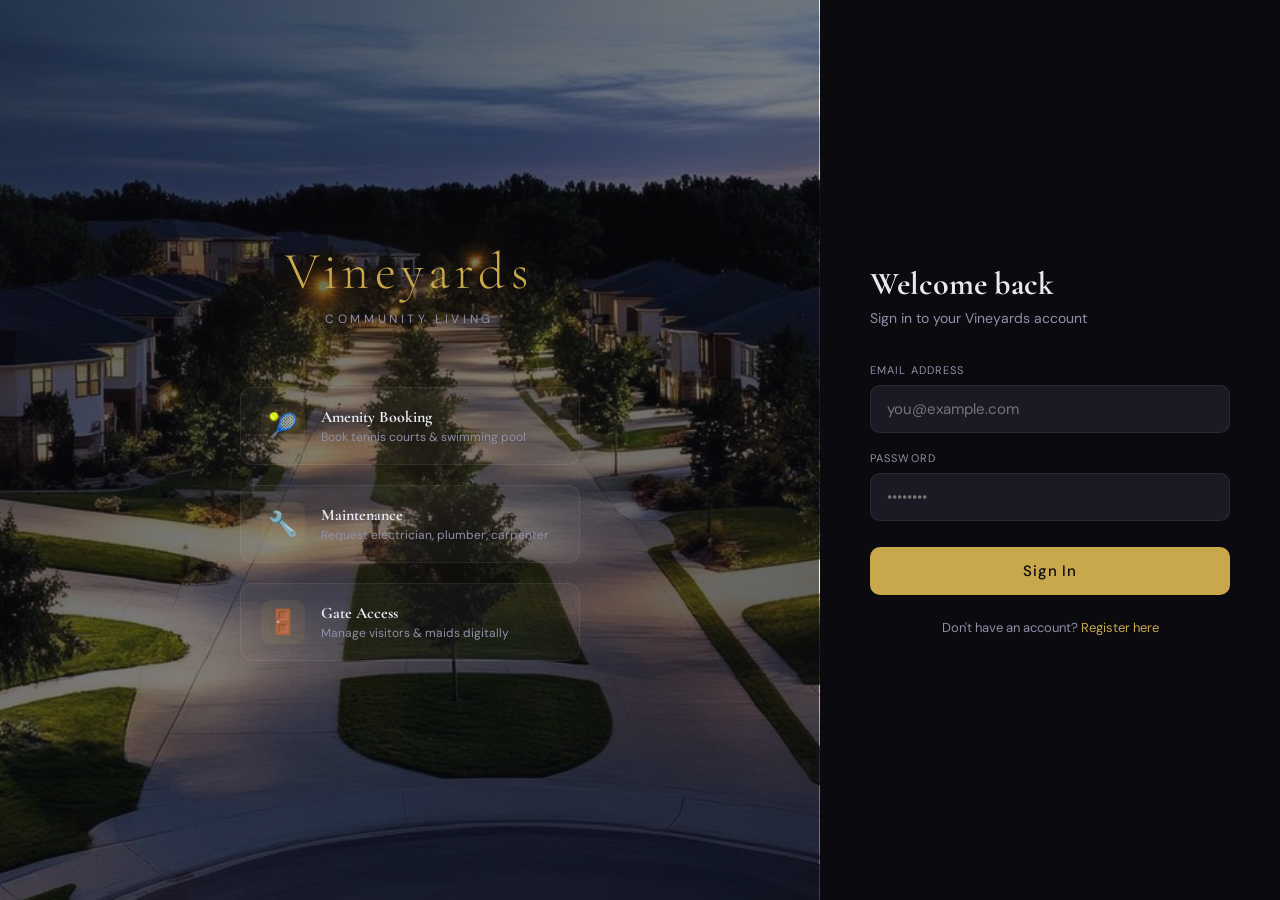
<file: dashboard.html>
<!DOCTYPE html>
<html lang="en">
<head>
  <meta charset="UTF-8"/>
  <meta name="viewport" content="width=device-width, initial-scale=1.0"/>
  <title>Vineyards — Dashboard</title>
  <link href="https://fonts.googleapis.com/css2?family=Cormorant+Garamond:wght@300;400;500;600&family=DM+Sans:wght@300;400;500&display=swap" rel="stylesheet"/>
  <link rel="stylesheet" href="style.css"/>
</head>
<body>
<div class="app-layout">

  <!-- Sidebar -->
  <aside class="sidebar" id="sidebar"></aside>

  <!-- Main -->
  <main class="main-content">
    <div class="page-header">
      <h1 id="welcomeMsg">Good morning</h1>
      <p>Here's what's happening in Vineyards today</p>
    </div>

    <div class="page-body">

      <!-- Stats (admin only) -->
      <div id="adminStats" style="display:none">
        <div class="stat-grid">
          <div class="stat-card">
            <div class="label">Total Villas</div>
            <div class="value" id="statVillas">—</div>
            <div class="sub" id="statOccupied">— occupied</div>
          </div>
          <div class="stat-card">
            <div class="label">Residents</div>
            <div class="value" id="statUsers">—</div>
            <div class="sub">owners &amp; tenants</div>
          </div>
          <div class="stat-card">
            <div class="label">Open Requests</div>
            <div class="value" id="statMaint">—</div>
            <div class="sub">maintenance pending</div>
          </div>
          <div class="stat-card">
            <div class="label">Active Passes</div>
            <div class="value" id="statPasses">—</div>
            <div class="sub">gate passes today</div>
          </div>
        </div>
      </div>

      <!-- Quick Actions -->
      <h2 style="font-size:22px; margin-bottom:16px;">Quick Actions</h2>
      <div class="card-grid" style="margin-bottom:32px;">
        <div class="card" style="cursor:pointer;transition:border-color 0.2s;" onmouseenter="this.style.borderColor='var(--accent)'" onmouseleave="this.style.borderColor=''" onclick="window.location.href='bookings.html'">
          <div style="font-size:32px;margin-bottom:12px;">🎾</div>
          <h3 style="font-size:18px;margin-bottom:6px;">Book Amenity</h3>
          <p style="color:var(--text2);font-size:13px;">Reserve tennis court or swimming pool</p>
        </div>
        <div class="card" style="cursor:pointer;transition:border-color 0.2s;" onmouseenter="this.style.borderColor='var(--accent)'" onmouseleave="this.style.borderColor=''" onclick="window.location.href='maintenance.html'">
          <div style="font-size:32px;margin-bottom:12px;">🔧</div>
          <h3 style="font-size:18px;margin-bottom:6px;">Maintenance</h3>
          <p style="color:var(--text2);font-size:13px;">Request electrician, plumber or carpenter</p>
        </div>
        <div class="card" style="cursor:pointer;transition:border-color 0.2s;" onmouseenter="this.style.borderColor='var(--accent)'" onmouseleave="this.style.borderColor=''" onclick="window.location.href='gate.html'">
          <div style="font-size:32px;margin-bottom:12px;">🚪</div>
          <h3 style="font-size:18px;margin-bottom:6px;">Gate Pass</h3>
          <p style="color:var(--text2);font-size:13px;">Create pass for visitors & maids</p>
        </div>
        <div class="card" style="cursor:pointer;transition:border-color 0.2s;" onmouseenter="this.style.borderColor='var(--accent)'" onmouseleave="this.style.borderColor=''" onclick="window.location.href='notifications.html'">
          <div style="font-size:32px;margin-bottom:12px;">🔔</div>
          <h3 style="font-size:18px;margin-bottom:6px;">Notifications</h3>
          <p style="color:var(--text2);font-size:13px;">View your recent activity &amp; alerts</p>
        </div>
      </div>

      <!-- Emergency Contacts Widget -->
      <div style="display:flex;align-items:center;justify-content:space-between;margin-bottom:16px;">
        <h2 style="font-size:22px;">Emergency Contacts</h2>
        <span style="font-size:11px;color:var(--text2);text-transform:uppercase;letter-spacing:0.1em;">Vineyards Community</span>
      </div>
      <div style="display:grid;grid-template-columns:repeat(auto-fill,minmax(260px,1fr));gap:16px;margin-bottom:32px;">

        <!-- Secretary -->
        <div style="background:var(--bg2);border:1px solid var(--border);border-radius:var(--radius);padding:20px;display:flex;gap:14px;align-items:flex-start;transition:border-color 0.2s;" onmouseenter="this.style.borderColor='rgba(201,168,76,0.35)'" onmouseleave="this.style.borderColor=''">
          <div style="width:42px;height:42px;border-radius:50%;background:rgba(201,168,76,0.12);display:flex;align-items:center;justify-content:center;font-size:20px;flex-shrink:0;">👩‍💼</div>
          <div style="flex:1">
            <div style="font-size:11px;text-transform:uppercase;letter-spacing:0.1em;color:var(--accent);margin-bottom:3px;">Secretary</div>
            <div style="font-size:15px;font-weight:500;color:var(--text);margin-bottom:6px;">Mrs. Priya Sharma</div>
            <a href="tel:+919876543210" style="display:flex;align-items:center;gap:6px;font-size:13px;color:var(--text2);text-decoration:none;margin-bottom:3px;" onmouseenter="this.style.color='var(--accent)'" onmouseleave="this.style.color='var(--text2)'">📞 +91 98765 43210</a>
            <div style="font-size:12px;color:var(--text2);">Mon–Sat, 9am – 6pm</div>
          </div>
        </div>

        <!-- Security -->
        <div style="background:var(--bg2);border:1px solid var(--border);border-radius:var(--radius);padding:20px;display:flex;gap:14px;align-items:flex-start;transition:border-color 0.2s;" onmouseenter="this.style.borderColor='rgba(201,168,76,0.35)'" onmouseleave="this.style.borderColor=''">
          <div style="width:42px;height:42px;border-radius:50%;background:rgba(91,155,213,0.12);display:flex;align-items:center;justify-content:center;font-size:20px;flex-shrink:0;">🛡️</div>
          <div style="flex:1">
            <div style="font-size:11px;text-transform:uppercase;letter-spacing:0.1em;color:var(--info);margin-bottom:3px;">Security</div>
            <div style="font-size:15px;font-weight:500;color:var(--text);margin-bottom:6px;">Gate Security</div>
            <a href="tel:+919000000001" style="display:flex;align-items:center;gap:6px;font-size:13px;color:var(--text2);text-decoration:none;margin-bottom:3px;" onmouseenter="this.style.color='var(--accent)'" onmouseleave="this.style.color='var(--text2)'">📞 +91 90000 00001</a>
            <div style="font-size:12px;color:var(--text2);">24 × 7 Available</div>
          </div>
        </div>

        <!-- Maintenance -->
        <div style="background:var(--bg2);border:1px solid var(--border);border-radius:var(--radius);padding:20px;display:flex;gap:14px;align-items:flex-start;transition:border-color 0.2s;" onmouseenter="this.style.borderColor='rgba(201,168,76,0.35)'" onmouseleave="this.style.borderColor=''">
          <div style="width:42px;height:42px;border-radius:50%;background:rgba(76,175,130,0.12);display:flex;align-items:center;justify-content:center;font-size:20px;flex-shrink:0;">🔧</div>
          <div style="flex:1">
            <div style="font-size:11px;text-transform:uppercase;letter-spacing:0.1em;color:var(--success);margin-bottom:3px;">Maintenance</div>
            <div style="font-size:15px;font-weight:500;color:var(--text);margin-bottom:6px;">Maintenance Team</div>
            <a href="tel:+919000000002" style="display:flex;align-items:center;gap:6px;font-size:13px;color:var(--text2);text-decoration:none;margin-bottom:3px;" onmouseenter="this.style.color='var(--accent)'" onmouseleave="this.style.color='var(--text2)'">📞 +91 90000 00002</a>
            <div style="font-size:12px;color:var(--text2);">Mon–Sat, 8am – 8pm</div>
          </div>
        </div>

        <!-- Emergency -->
        <div style="background:var(--bg2);border:1px solid rgba(224,85,85,0.25);border-radius:var(--radius);padding:20px;display:flex;gap:14px;align-items:flex-start;transition:border-color 0.2s;" onmouseenter="this.style.borderColor='rgba(224,85,85,0.5)'" onmouseleave="this.style.borderColor='rgba(224,85,85,0.25)'">
          <div style="width:42px;height:42px;border-radius:50%;background:rgba(224,85,85,0.12);display:flex;align-items:center;justify-content:center;font-size:20px;flex-shrink:0;">🚨</div>
          <div style="flex:1">
            <div style="font-size:11px;text-transform:uppercase;letter-spacing:0.1em;color:var(--danger);margin-bottom:3px;">Emergency</div>
            <div style="font-size:15px;font-weight:500;color:var(--text);margin-bottom:6px;">Emergency Helpline</div>
            <a href="tel:+919000000000" style="display:flex;align-items:center;gap:6px;font-size:13px;color:var(--text2);text-decoration:none;margin-bottom:3px;" onmouseenter="this.style.color='var(--danger)'" onmouseleave="this.style.color='var(--text2)'">📞 +91 90000 00000</a>
            <div style="font-size:12px;color:var(--danger);font-weight:500;">24 × 7 Emergency Only</div>
          </div>
        </div>

      </div>

      <!-- Recent Bookings -->
      <div style="display:flex;align-items:center;justify-content:space-between;margin-bottom:16px;">
        <h2 style="font-size:22px;">Recent Bookings</h2>
        <a href="bookings.html" style="color:var(--accent);font-size:13px;">View all →</a>
      </div>
      <div class="table-wrap" id="recentBookings">
        <div class="loader"><div class="spinner"></div></div>
      </div>

    </div>
  </main>
</div>

<div class="toast-container"></div>

<script src="api.js"></script>
<script src="sidebar.js"></script>
<script>
  requireAuth();
  const user = getCurrentUser();

  // Welcome message
  const hour = new Date().getHours();
  const greeting = hour < 12 ? 'Good morning' : hour < 17 ? 'Good afternoon' : 'Good evening';
  document.getElementById('welcomeMsg').textContent = `${greeting}, ${user.name || 'Resident'} 👋`;

  // Load admin stats
  if (user.role === 'admin') {
    document.getElementById('adminStats').style.display = 'block';
    api.get('/admin/stats').then(data => {
      document.getElementById('statVillas').textContent = data.villas.total;
      document.getElementById('statOccupied').textContent = `${data.villas.occupied} occupied`;
      document.getElementById('statUsers').textContent = data.users.total;
      document.getElementById('statMaint').textContent = data.maintenance.open + data.maintenance.assigned;
      document.getElementById('statPasses').textContent = data.gate_passes.active;
    }).catch(() => {});
  }

  // Load recent bookings
  api.get('/bookings/my').then(bookings => {
    const recent = bookings.slice(0, 5);
    const el = document.getElementById('recentBookings');
    if (!recent.length) {
      el.innerHTML = `<div class="empty-state"><div class="icon">📅</div><h3>No bookings yet</h3><p>Book your first amenity</p></div>`;
      return;
    }
    el.innerHTML = `
      <table>
        <thead><tr>
          <th>Amenity</th><th>Date</th><th>Time</th><th>Status</th>
        </tr></thead>
        <tbody>${recent.map(b => `
          <tr>
            <td>${b.amenity_name}</td>
            <td>${fmtDate(b.booking_date)}</td>
            <td>${b.start_time} – ${b.end_time}</td>
            <td>${badge(b.status)}</td>
          </tr>`).join('')}
        </tbody>
      </table>`;
  }).catch(() => {
    document.getElementById('recentBookings').innerHTML = '<div class="empty-state"><p>Could not load bookings</p></div>';
  });
</script>
</body>
</html>
</file>
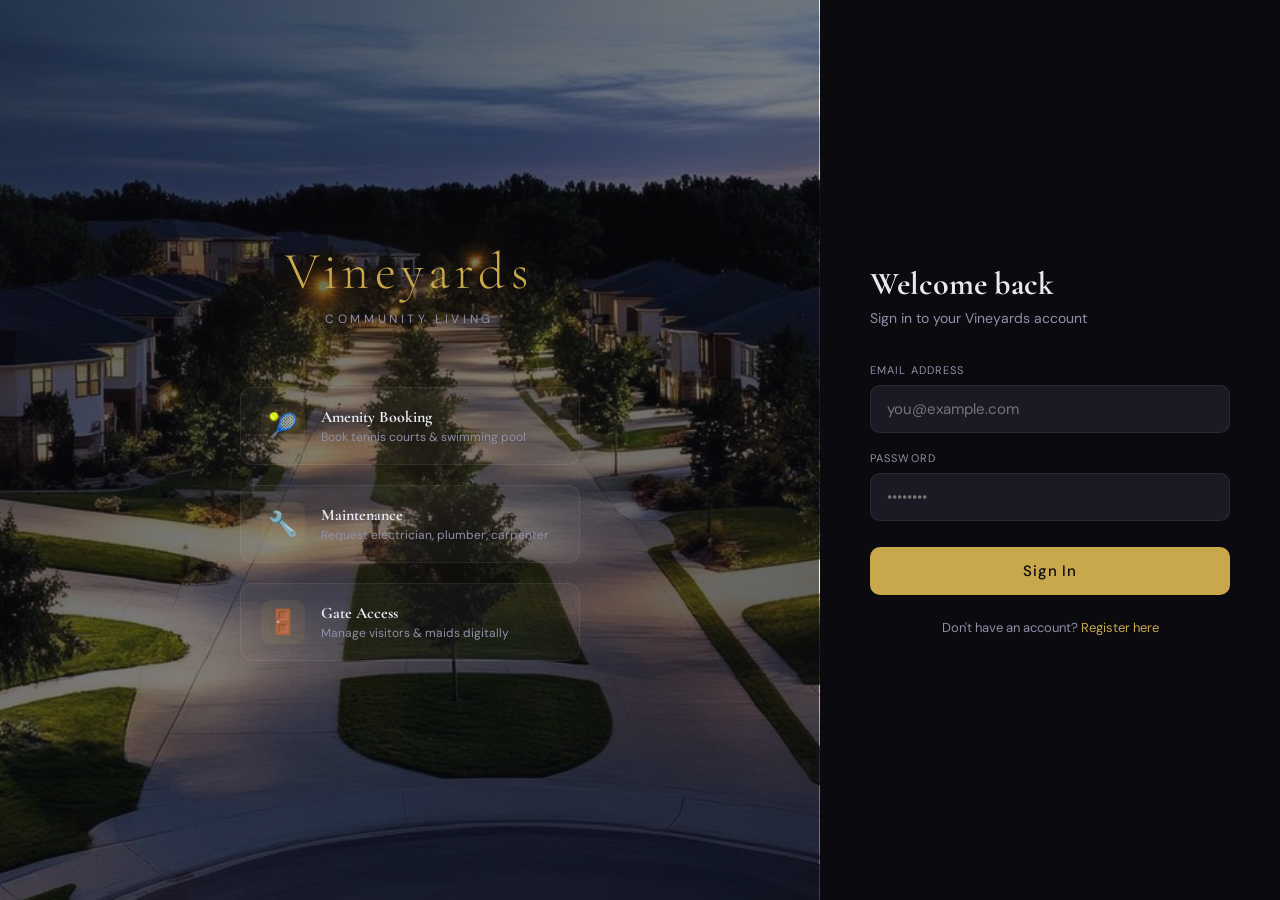
<file: gate.html>
<!DOCTYPE html>
<html lang="en">
<head>
  <meta charset="UTF-8"/>
  <meta name="viewport" content="width=device-width, initial-scale=1.0"/>
  <title>Vineyards — Gate Access</title>
  <link href="https://fonts.googleapis.com/css2?family=Cormorant+Garamond:wght@300;400;500;600&family=DM+Sans:wght@300;400;500&display=swap" rel="stylesheet"/>
  <link rel="stylesheet" href="style.css"/>
</head>
<body>
<div class="app-layout">
  <aside class="sidebar" id="sidebar"></aside>
  <main class="main-content">

    <div class="page-header" style="display:flex;align-items:flex-end;justify-content:space-between;">
      <div>
        <h1>Gate Access</h1>
        <p>Manage visitor and maid entry passes</p>
      </div>
      <div style="display:flex;gap:10px;">
        <div id="securityVerifyBtn" style="display:none">
          <button class="btn btn-outline" onclick="openVerify()">🔍 Verify Pass</button>
        </div>
        <button class="btn btn-primary" id="newPassBtn" onclick="openModal()">+ New Pass</button>
      </div>
    </div>

    <div class="page-body">
      <!-- Filter tabs -->
      <div style="display:flex;gap:10px;margin-bottom:24px;flex-wrap:wrap;">
        <button class="btn btn-outline filter-btn active" onclick="filterPasses('', this)">All</button>
        <button class="btn btn-outline filter-btn" onclick="filterPasses('visitor', this)">🧑 Visitors</button>
        <button class="btn btn-outline filter-btn" onclick="filterPasses('maid', this)">🧹 Maids</button>
        <button class="btn btn-outline filter-btn" onclick="filterPasses('delivery', this)">📦 Delivery</button>
      </div>

      <div class="table-wrap" id="passList">
        <div class="loader"><div class="spinner"></div></div>
      </div>
    </div>
  </main>
</div>

<!-- New Pass Modal -->
<div class="modal-overlay" id="passModal">
  <div class="modal">
    <div class="modal-header">
      <h2>Create Gate Pass</h2>
      <button class="modal-close" onclick="closeModal()">✕</button>
    </div>

    <div class="form-group">
      <label>Pass Type</label>
      <select class="form-control" id="passType" onchange="toggleRecurring()">
        <option value="visitor">🧑 Visitor</option>
        <option value="maid">🧹 Maid</option>
        <option value="delivery">📦 Delivery</option>
        <option value="contractor">🔨 Contractor</option>
      </select>
    </div>

    <div style="display:grid;grid-template-columns:1fr 1fr;gap:16px;">
      <div class="form-group">
        <label>Visitor Name</label>
        <input type="text" class="form-control" id="visitorName" placeholder="Full name"/>
      </div>
      <div class="form-group">
        <label>Phone (optional)</label>
        <input type="text" class="form-control" id="visitorPhone" placeholder="Phone number"/>
      </div>
    </div>

    <div class="form-group">
      <label>Vehicle Number (optional)</label>
      <input type="text" class="form-control" id="visitorVehicle" placeholder="e.g. TN01AB1234"/>
    </div>

    <div class="form-group">
      <label>Purpose</label>
      <input type="text" class="form-control" id="purpose" placeholder="e.g. Birthday party, House cleaning"/>
    </div>

    <div style="display:grid;grid-template-columns:1fr 1fr;gap:16px;">
      <div class="form-group">
        <label>Valid From</label>
        <input type="datetime-local" class="form-control" id="validFrom"/>
      </div>
      <div class="form-group">
        <label>Valid Until</label>
        <input type="datetime-local" class="form-control" id="validUntil"/>
      </div>
    </div>

    <!-- Recurring section (for maids) -->
    <div id="recurringSection" style="display:none;">
      <div class="form-group">
        <label style="display:flex;align-items:center;gap:8px;cursor:pointer;">
          <input type="checkbox" id="isRecurring" onchange="toggleDays()"/> Recurring (regular entry)
        </label>
      </div>
      <div id="daysSection" style="display:none;">
        <label style="font-size:11px;color:var(--text2);letter-spacing:0.08em;text-transform:uppercase;margin-bottom:8px;display:block;">Entry Days</label>
        <div style="display:flex;gap:8px;flex-wrap:wrap;">
            <label style="display:flex;align-items:center;gap:4px;cursor:pointer;font-size:13px;"><input type="checkbox" class="day-cb" value="Mon"/> Mon</label>
            <label style="display:flex;align-items:center;gap:4px;cursor:pointer;font-size:13px;"><input type="checkbox" class="day-cb" value="Tue"/> Tue</label>
            <label style="display:flex;align-items:center;gap:4px;cursor:pointer;font-size:13px;"><input type="checkbox" class="day-cb" value="Wed"/> Wed</label>
            <label style="display:flex;align-items:center;gap:4px;cursor:pointer;font-size:13px;"><input type="checkbox" class="day-cb" value="Thu"/> Thu</label>
            <label style="display:flex;align-items:center;gap:4px;cursor:pointer;font-size:13px;"><input type="checkbox" class="day-cb" value="Fri"/> Fri</label>
            <label style="display:flex;align-items:center;gap:4px;cursor:pointer;font-size:13px;"><input type="checkbox" class="day-cb" value="Sat"/> Sat</label>
            <label style="display:flex;align-items:center;gap:4px;cursor:pointer;font-size:13px;"><input type="checkbox" class="day-cb" value="Sun"/> Sun</label>
          </div>
      </div>
    </div>

    <button class="btn btn-primary" style="width:100%;margin-top:8px;" onclick="submitPass()">Create Gate Pass</button>
  </div>
</div>

<!-- Verify Pass Modal (security) -->
<div class="modal-overlay" id="verifyModal">
  <div class="modal" style="max-width:400px;">
    <div class="modal-header">
      <h2>Verify Gate Pass</h2>
      <button class="modal-close" onclick="closeVerify()">✕</button>
    </div>
    <div class="form-group">
      <label>Enter Pass Code</label>
      <input type="text" class="form-control" id="verifyCode" placeholder="e.g. GP-A1B2C3" style="font-size:18px;letter-spacing:0.1em;text-transform:uppercase;"/>
    </div>
    <button class="btn btn-primary" style="width:100%" onclick="verifyPass()">Verify</button>
    <div id="verifyResult" style="margin-top:20px;"></div>
  </div>
</div>

<div class="toast-container"></div>
<script src="api.js"></script>
<script src="sidebar.js"></script>
<script>
  requireAuth();
  const user = getCurrentUser();
  let allPasses = [];
  let currentFilter = '';

  async function loadPasses() {
    try {
      let url = '/gate/my';
      if (user.role === 'admin') url = '/gate/all';
      else if (user.role === 'security') url = '/gate/active';
      allPasses = await api.get(url);
      renderPasses(allPasses);
    } catch(e) { showToast(e.message, 'error'); }
  }

  function renderPasses(list) {
    const el = document.getElementById('passList');
    const filtered = currentFilter ? list.filter(p => p.pass_type === currentFilter) : list;
    if (!filtered.length) {
      el.innerHTML = `<div class="empty-state"><div class="icon">🚪</div><h3>No gate passes</h3><p>Create a pass for your visitor or maid</p></div>`;
      return;
    }
    const typeIcons = { visitor:'🧑', maid:'🧹', delivery:'📦', contractor:'🔨' };
    el.innerHTML = `<table>
      <thead><tr><th>Pass Code</th><th>Type</th><th>Visitor</th><th>Villa</th><th>Valid Until</th><th>Status</th><th>Action</th></tr></thead>
      <tbody>${filtered.map(p => `
        <tr>
          <td><code style="color:var(--accent);font-size:13px;">${p.pass_code}</code></td>
          <td>${typeIcons[p.pass_type] || ''} ${p.pass_type}</td>
          <td><strong>${p.visitor_name}</strong>${p.visitor_phone ? `<br><span style="color:var(--text2);font-size:12px;">${p.visitor_phone}</span>` : ''}</td>
          <td>${p.villa_number || '—'}</td>
          <td>${fmtDate(p.valid_until)}</td>
          <td>${badge(p.status)}</td>
          <td>
            ${p.status === 'active' && (user.role === 'owner' || user.role === 'tenant' || user.role === 'admin') ?
              `<button class="btn btn-danger btn-sm" onclick="revokePass(${p.id})">Revoke</button>` : ''}
            ${p.status === 'active' && user.role === 'security' && !p.checked_in_at ?
              `<button class="btn btn-primary btn-sm" onclick="checkIn(${p.id})">Check In</button>` : ''}
            ${p.checked_in_at && !p.checked_out_at && user.role === 'security' ?
              `<button class="btn btn-outline btn-sm" onclick="checkOut(${p.id})">Check Out</button>` : ''}
          </td>
        </tr>`).join('')}
      </tbody></table>`;
  }

  function filterPasses(type, btn) {
    currentFilter = type;
    document.querySelectorAll('.filter-btn').forEach(b => b.classList.remove('active'));
    btn.classList.add('active');
    renderPasses(allPasses);
  }

  function openModal() { document.getElementById('passModal').classList.add('open'); }
  function closeModal() { document.getElementById('passModal').classList.remove('open'); }

  function toggleRecurring() {
    const type = document.getElementById('passType').value;
    document.getElementById('recurringSection').style.display = type === 'maid' ? 'block' : 'none';
  }

  function toggleDays() {
    const checked = document.getElementById('isRecurring').checked;
    document.getElementById('daysSection').style.display = checked ? 'block' : 'none';
  }

  async function submitPass() {
    const name = document.getElementById('visitorName').value.trim();
    const from = document.getElementById('validFrom').value;
    const until = document.getElementById('validUntil').value;

    if (!name || !from || !until) { showToast('Please fill required fields', 'error'); return; }

    const days = [...document.querySelectorAll('.day-cb:checked')].map(c => c.value).join(',');

    const body = {
      pass_type: document.getElementById('passType').value,
      visitor_name: name,
      visitor_phone: document.getElementById('visitorPhone').value || undefined,
      visitor_vehicle: document.getElementById('visitorVehicle').value || undefined,
      purpose: document.getElementById('purpose').value || undefined,
      valid_from: from.replace('T',' ') + ':00',
      valid_until: until.replace('T',' ') + ':00',
      is_recurring: document.getElementById('isRecurring')?.checked || false,
      recurring_days: days || undefined,
    };

    try {
      const data = await api.post('/gate/', body);
      showToast(`Pass created! Code: ${data.gate_pass.pass_code}`, 'success');
      closeModal();
      loadPasses();
    } catch(e) { showToast(e.message, 'error'); }
  }

  async function revokePass(id) {
    if (!confirm('Revoke this gate pass?')) return;
    try {
      await api.put(`/gate/${id}/revoke`);
      showToast('Pass revoked', 'info');
      loadPasses();
    } catch(e) { showToast(e.message, 'error'); }
  }

  async function checkIn(id) {
    try {
      await api.put(`/gate/${id}/checkin`);
      showToast('Visitor checked in', 'success');
      loadPasses();
    } catch(e) { showToast(e.message, 'error'); }
  }

  async function checkOut(id) {
    try {
      await api.put(`/gate/${id}/checkout`);
      showToast('Visitor checked out', 'info');
      loadPasses();
    } catch(e) { showToast(e.message, 'error'); }
  }

  function openVerify() { document.getElementById('verifyModal').classList.add('open'); }
  function closeVerify() { document.getElementById('verifyModal').classList.remove('open'); }

  async function verifyPass() {
    const code = document.getElementById('verifyCode').value.trim().toUpperCase();
    if (!code) return;
    const el = document.getElementById('verifyResult');
    try {
      const data = await api.get(`/gate/verify/${code}`);
      const p = data.gate_pass;
      el.innerHTML = `<div style="background:rgba(76,175,130,0.1);border:1px solid var(--success);border-radius:10px;padding:16px;">
        <div style="color:var(--success);font-weight:600;margin-bottom:8px;">✅ Valid Pass</div>
        <div style="font-size:14px;"><strong>${p.visitor_name}</strong> → Villa ${p.villa_number}</div>
        <div style="font-size:13px;color:var(--text2);margin-top:4px;">Type: ${p.pass_type} · Valid until ${fmtDate(p.valid_until)}</div>
      </div>`;
    } catch(e) {
      el.innerHTML = `<div style="background:rgba(224,85,85,0.1);border:1px solid var(--danger);border-radius:10px;padding:16px;color:var(--danger);">❌ ${e.message}</div>`;
    }
  }

  // Show security verify button
  if (user.role === 'security' || user.role === 'admin') {
    document.getElementById('securityVerifyBtn').style.display = 'block';
  }
  // Hide new pass for security
  if (user.role === 'security') {
    document.getElementById('newPassBtn').style.display = 'none';
  }

  loadPasses();
</script>
</body>
</html>
</file>
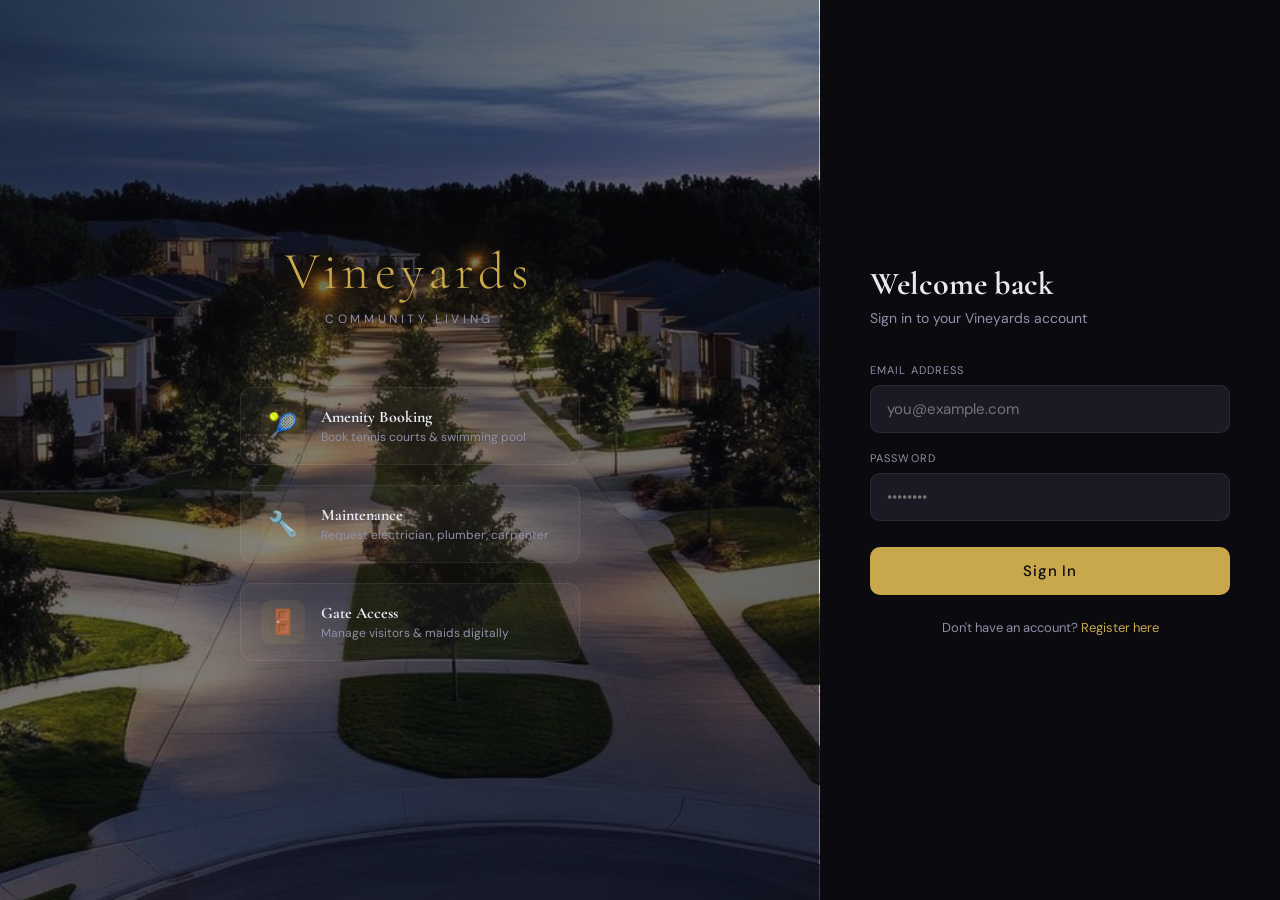
<file: maintenance.html>
<!DOCTYPE html>
<html lang="en">
<head>
  <meta charset="UTF-8"/>
  <meta name="viewport" content="width=device-width, initial-scale=1.0"/>
  <title>Vineyards — Maintenance</title>
  <link href="https://fonts.googleapis.com/css2?family=Cormorant+Garamond:wght@300;400;500;600&family=DM+Sans:wght@300;400;500&display=swap" rel="stylesheet"/>
  <link rel="stylesheet" href="style.css"/>
</head>
<body>
<div class="app-layout">
  <aside class="sidebar" id="sidebar"></aside>
  <main class="main-content">

    <div class="page-header" style="display:flex;align-items:flex-end;justify-content:space-between;">
      <div>
        <h1>Maintenance</h1>
        <p>Request electrician, plumber or carpenter service</p>
      </div>
      <button class="btn btn-primary" onclick="openModal()">+ New Request</button>
    </div>

    <div class="page-body">

      <!-- Category quick filters -->
      <div style="display:flex;gap:10px;margin-bottom:24px;flex-wrap:wrap;">
        <button class="btn btn-outline filter-btn active" onclick="filterReqs('', this)">All</button>
        <button class="btn btn-outline filter-btn" onclick="filterReqs('electrician', this)">⚡ Electrician</button>
        <button class="btn btn-outline filter-btn" onclick="filterReqs('plumber', this)">🔵 Plumber</button>
        <button class="btn btn-outline filter-btn" onclick="filterReqs('carpenter', this)">🪵 Carpenter</button>
      </div>

      <div class="table-wrap" id="reqList">
        <div class="loader"><div class="spinner"></div></div>
      </div>
    </div>
  </main>
</div>

<!-- New Request Modal -->
<div class="modal-overlay" id="reqModal">
  <div class="modal">
    <div class="modal-header">
      <h2>New Maintenance Request</h2>
      <button class="modal-close" onclick="closeModal()">✕</button>
    </div>

    <div class="form-group">
      <label>Service Type</label>
      <select class="form-control" id="reqCategory">
        <option value="">Select type</option>
        <option value="electrician">⚡ Electrician</option>
        <option value="plumber">🔵 Plumber</option>
        <option value="carpenter">🪵 Carpenter</option>
        <option value="other">🔨 Other</option>
      </select>
    </div>

    <div class="form-group">
      <label>Title</label>
      <input type="text" class="form-control" id="reqTitle" placeholder="e.g. Leaking tap in kitchen"/>
    </div>

    <div class="form-group">
      <label>Description</label>
      <textarea class="form-control" id="reqDesc" rows="3" placeholder="Describe the issue in detail..."></textarea>
    </div>

    <div style="display:grid;grid-template-columns:1fr 1fr;gap:16px;">
      <div class="form-group">
        <label>Priority</label>
        <select class="form-control" id="reqPriority">
          <option value="low">Low</option>
          <option value="normal" selected>Normal</option>
          <option value="high">High</option>
          <option value="urgent">🚨 Urgent</option>
        </select>
      </div>
      <div class="form-group">
        <label>Preferred Date</label>
        <input type="date" class="form-control" id="reqDate"/>
      </div>
    </div>

    <div class="form-group">
      <label>Preferred Time</label>
      <select class="form-control" id="reqTimeSlot">
        <option value="">Any time</option>
        <option value="morning">Morning (8am–12pm)</option>
        <option value="afternoon">Afternoon (12pm–5pm)</option>
        <option value="evening">Evening (5pm–8pm)</option>
      </select>
    </div>

    <button class="btn btn-primary" style="width:100%" onclick="submitRequest()">Submit Request</button>
  </div>
</div>

<!-- Rate Modal -->
<div class="modal-overlay" id="rateModal">
  <div class="modal" style="max-width:360px;">
    <div class="modal-header">
      <h2>Rate Service</h2>
      <button class="modal-close" onclick="closeRateModal()">✕</button>
    </div>
    <p style="color:var(--text2);margin-bottom:20px;">How was the service?</p>
    <div style="display:flex;gap:10px;justify-content:center;margin-bottom:20px;" id="stars">
      <span style="font-size:32px;cursor:pointer;" onclick="setRating(1)" id="star1">☆</span>
      <span style="font-size:32px;cursor:pointer;" onclick="setRating(2)" id="star2">☆</span>
      <span style="font-size:32px;cursor:pointer;" onclick="setRating(3)" id="star3">☆</span>
      <span style="font-size:32px;cursor:pointer;" onclick="setRating(4)" id="star4">☆</span>
      <span style="font-size:32px;cursor:pointer;" onclick="setRating(5)" id="star5">☆</span>
    </div>
    <button class="btn btn-primary" style="width:100%" onclick="submitRating()">Submit Rating</button>
  </div>
</div>

<div class="toast-container"></div>
<script src="api.js"></script>
<script src="sidebar.js"></script>
<script>
  requireAuth();
  let allRequests = [];
  let currentFilter = '';
  let ratingReqId = null;
  let selectedRating = 0;

  async function loadRequests() {
    try {
      const user = getCurrentUser();
      const url = user.role === 'admin' ? '/maintenance/all' : '/maintenance/my';
      allRequests = await api.get(url);
      renderRequests(allRequests);
    } catch(e) { showToast(e.message, 'error'); }
  }

  function renderRequests(list) {
    const el = document.getElementById('reqList');
    const filtered = currentFilter ? list.filter(r => r.category === currentFilter) : list;
    if (!filtered.length) {
      el.innerHTML = `<div class="empty-state"><div class="icon">🔧</div><h3>No requests</h3><p>Submit your first maintenance request</p></div>`;
      return;
    }
    const catIcons = { electrician:'⚡', plumber:'🔵', carpenter:'🪵', other:'🔨' };
    el.innerHTML = `<table>
      <thead><tr><th>Type</th><th>Title</th><th>Priority</th><th>Status</th><th>Assigned To</th><th>Date</th><th>Action</th></tr></thead>
      <tbody>${filtered.map(r => `
        <tr>
          <td>${catIcons[r.category] || ''} ${r.category}</td>
          <td><strong>${r.title}</strong><br><span style="color:var(--text2);font-size:12px;">${r.description.slice(0,60)}...</span></td>
          <td><span class="badge badge-${r.priority === 'urgent' ? 'danger' : r.priority === 'high' ? 'warning' : 'grey'}">${r.priority}</span></td>
          <td>${badge(r.status)}</td>
          <td>${r.assigned_to || '—'}</td>
          <td>${fmtDate(r.created_at)}</td>
          <td>
            ${r.status === 'open' ? `<button class="btn btn-danger btn-sm" onclick="cancelReq(${r.id})">Cancel</button>` : ''}
            ${r.status === 'resolved' && !r.rating ? `<button class="btn btn-outline btn-sm" onclick="openRate(${r.id})">⭐ Rate</button>` : ''}
            ${r.rating ? `<span style="color:var(--accent)">${'★'.repeat(r.rating)}</span>` : ''}
          </td>
        </tr>`).join('')}
      </tbody></table>`;
  }

  function filterReqs(cat, btn) {
    currentFilter = cat;
    document.querySelectorAll('.filter-btn').forEach(b => b.classList.remove('active'));
    btn.classList.add('active');
    renderRequests(allRequests);
  }

  function openModal() { document.getElementById('reqModal').classList.add('open'); }
  function closeModal() { document.getElementById('reqModal').classList.remove('open'); }

  async function submitRequest() {
    const cat = document.getElementById('reqCategory').value;
    const title = document.getElementById('reqTitle').value.trim();
    const desc = document.getElementById('reqDesc').value.trim();
    const priority = document.getElementById('reqPriority').value;
    const date = document.getElementById('reqDate').value;
    const slot = document.getElementById('reqTimeSlot').value;

    if (!cat || !title || !desc) { showToast('Please fill all required fields', 'error'); return; }

    try {
      await api.post('/maintenance/', { category: cat, title, description: desc, priority, preferred_date: date || undefined, preferred_time_slot: slot || undefined });
      showToast('Request submitted!', 'success');
      closeModal();
      loadRequests();
    } catch(e) { showToast(e.message, 'error'); }
  }

  async function cancelReq(id) {
    if (!confirm('Cancel this request?')) return;
    try {
      await api.put(`/maintenance/${id}/cancel`);
      showToast('Request cancelled', 'info');
      loadRequests();
    } catch(e) { showToast(e.message, 'error'); }
  }

  function openRate(id) {
    ratingReqId = id;
    selectedRating = 0;
    [1,2,3,4,5].forEach(n => document.getElementById(`star${n}`).textContent = '☆');
    document.getElementById('rateModal').classList.add('open');
  }

  function closeRateModal() { document.getElementById('rateModal').classList.remove('open'); }

  function setRating(n) {
    selectedRating = n;
    [1,2,3,4,5].forEach(i => document.getElementById(`star${i}`).textContent = i <= n ? '★' : '☆');
  }

  async function submitRating() {
    if (!selectedRating) { showToast('Please select a rating', 'error'); return; }
    try {
      await api.put(`/maintenance/${ratingReqId}/rate`, { rating: selectedRating });
      showToast('Thank you for your feedback!', 'success');
      closeRateModal();
      loadRequests();
    } catch(e) { showToast(e.message, 'error'); }
  }

  loadRequests();
</script>
</body>
</html>
</file>
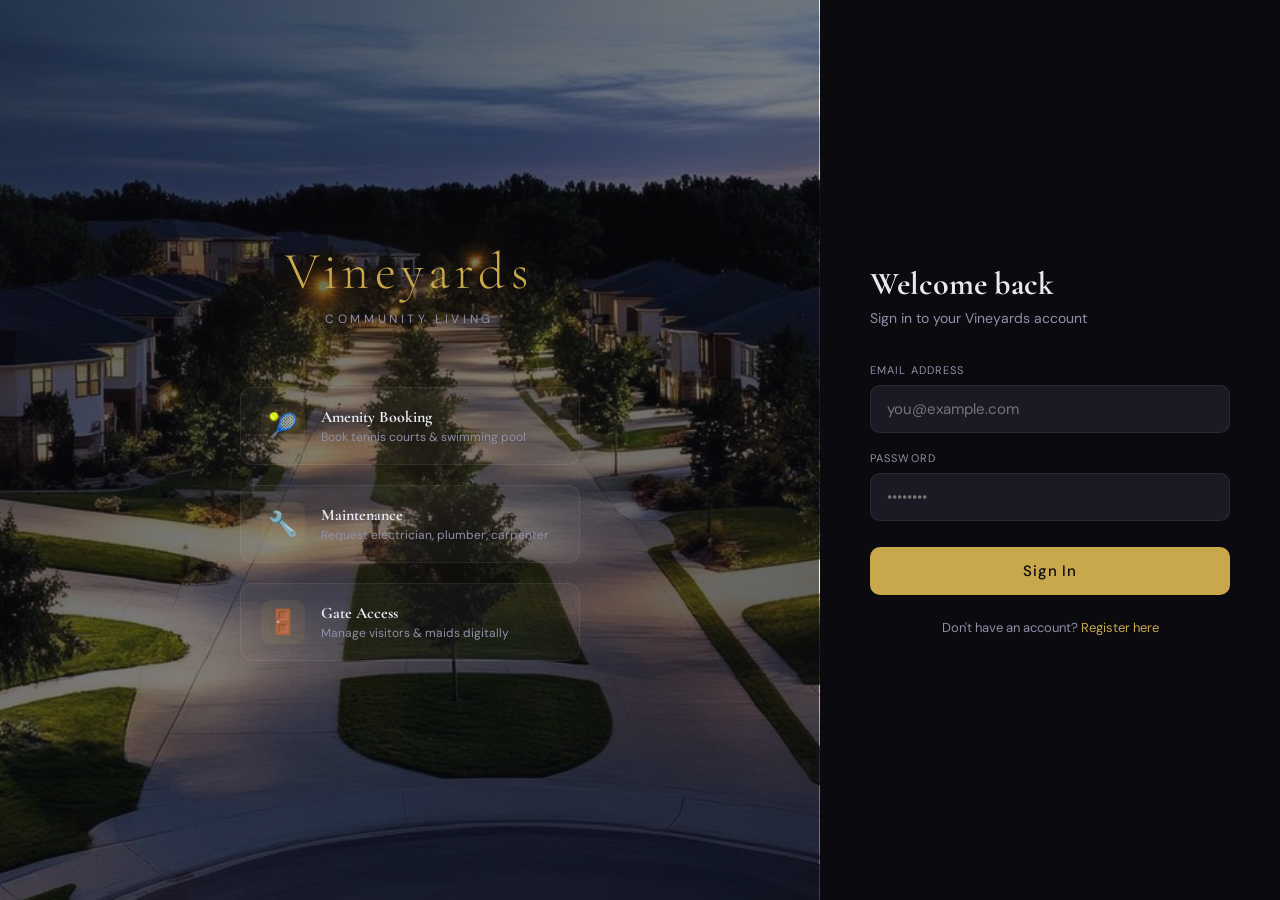
<file: notifications.html>
<!DOCTYPE html>
<html lang="en">
<head>
  <meta charset="UTF-8"/>
  <meta name="viewport" content="width=device-width, initial-scale=1.0"/>
  <title>Vineyards — Notifications</title>
  <link href="https://fonts.googleapis.com/css2?family=Cormorant+Garamond:wght@300;400;500;600&family=DM+Sans:wght@300;400;500&display=swap" rel="stylesheet"/>
  <link rel="stylesheet" href="style.css"/>
</head>
<body>
<div class="app-layout">
  <aside class="sidebar" id="sidebar"></aside>
  <main class="main-content">
    <div class="page-header" style="display:flex;align-items:flex-end;justify-content:space-between;">
      <div>
        <h1>Notifications</h1>
        <p>Your recent activity and alerts</p>
      </div>
      <button class="btn btn-outline" onclick="markAllRead()">Mark all read</button>
    </div>
    <div class="page-body">
      <div id="notifList"><div class="loader"><div class="spinner"></div></div></div>
    </div>
  </main>
</div>
<div class="toast-container"></div>
<script src="api.js"></script>
<script src="sidebar.js"></script>
<script>
  requireAuth();

  async function loadNotifs() {
    try {
      const notifs = await api.get('/users/notifications');
      const el = document.getElementById('notifList');
      if (!notifs.length) {
        el.innerHTML = `<div class="empty-state"><div class="icon">🔔</div><h3>No notifications</h3></div>`;
        return;
      }
      const icons = { success:'✅', warning:'⚠️', error:'❌', info:'ℹ️' };
      el.innerHTML = notifs.map(n => `
        <div style="display:flex;gap:16px;padding:18px 20px;background:var(--bg2);border:1px solid ${n.is_read ? 'var(--border)' : 'rgba(201,168,76,0.3)'};border-radius:12px;margin-bottom:10px;cursor:pointer;transition:border-color 0.2s;" onclick="markRead(${n.id}, this)">
          <div style="font-size:22px;flex-shrink:0;">${icons[n.notif_type] || 'ℹ️'}</div>
          <div style="flex:1;">
            <div style="display:flex;align-items:center;justify-content:space-between;">
              <strong style="font-size:15px;">${n.title}</strong>
              <span style="font-size:12px;color:var(--text2);">${fmtDate(n.created_at)}</span>
            </div>
            <p style="color:var(--text2);font-size:13px;margin-top:4px;">${n.message}</p>
          </div>
          ${!n.is_read ? '<div style="width:8px;height:8px;background:var(--accent);border-radius:50%;flex-shrink:0;margin-top:6px;"></div>' : ''}
        </div>`).join('');
    } catch(e) { showToast(e.message, 'error'); }
  }

  async function markRead(id, el) {
    try {
      await api.put(`/users/notifications/${id}/read`);
      el.style.borderColor = 'var(--border)';
      el.querySelector('div[style*="background:var(--accent)"]')?.remove();
    } catch(e) {}
  }

  async function markAllRead() {
    try {
      await api.put('/users/notifications/read-all');
      showToast('All marked as read', 'success');
      loadNotifs();
    } catch(e) { showToast(e.message, 'error'); }
  }

  loadNotifs();
</script>
</body>
</html>
</file>
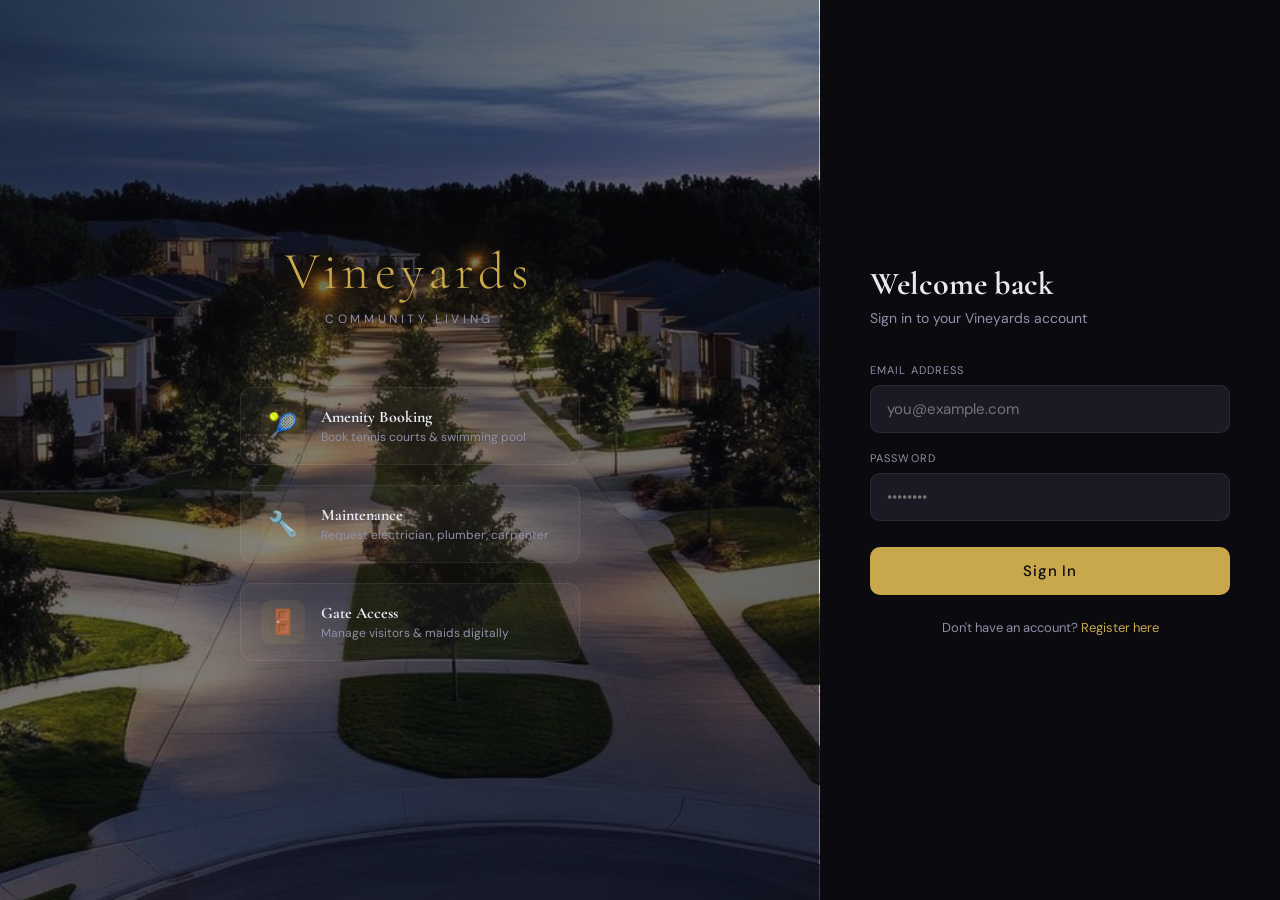
<file: parking.html>
<!DOCTYPE html>
<html lang="en">
<head>
  <meta charset="UTF-8"/>
  <meta name="viewport" content="width=device-width, initial-scale=1.0"/>
  <title>Vineyards — Parking</title>
  <link href="https://fonts.googleapis.com/css2?family=Cormorant+Garamond:wght@300;400;500;600&family=DM+Sans:wght@300;400;500&display=swap" rel="stylesheet"/>
  <link rel="stylesheet" href="style.css"/>
  <style>
    .parking-grid {
      display: grid;
      grid-template-columns: repeat(auto-fill, minmax(90px, 1fr));
      gap: 10px;
      margin-bottom: 32px;
    }
    .slot-box {
      aspect-ratio: 1;
      border-radius: 10px;
      border: 1px solid var(--border);
      display: flex;
      flex-direction: column;
      align-items: center;
      justify-content: center;
      font-size: 12px;
      cursor: pointer;
      transition: all 0.2s;
      padding: 8px;
      text-align: center;
      position: relative;
    }
    .slot-box:hover { transform: translateY(-2px); box-shadow: 0 4px 20px rgba(0,0,0,0.3); }
    .slot-box.available { background: rgba(76,175,130,0.08); border-color: rgba(76,175,130,0.3); }
    .slot-box.occupied  { background: rgba(224,85,85,0.08);  border-color: rgba(224,85,85,0.3); }
    .slot-box.reserved  { background: rgba(201,168,76,0.08); border-color: rgba(201,168,76,0.3); }
    .slot-box.maintenance { background: rgba(144,144,168,0.08); border-color: var(--border); }
    .slot-num { font-weight: 600; font-size: 13px; margin-top: 4px; }
    .slot-icon { font-size: 20px; }
    .legend { display:flex; gap:20px; margin-bottom:20px; flex-wrap:wrap; font-size:13px; }
    .legend-item { display:flex; align-items:center; gap:8px; }
    .legend-dot { width:12px;height:12px;border-radius:3px; }
  </style>
</head>
<body>
<div class="app-layout">
  <aside class="sidebar" id="sidebar"></aside>
  <main class="main-content">

    <div class="page-header" style="display:flex;align-items:flex-end;justify-content:space-between;">
      <div>
        <h1>Parking Management</h1>
        <p>View and manage parking slots</p>
      </div>
      <div id="adminActions" style="display:none;gap:10px;">
        <button class="btn btn-primary" onclick="openAddModal()">+ Add Slot</button>
      </div>
    </div>

    <div class="page-body">

      <!-- Summary -->
      <div class="stat-grid" style="margin-bottom:28px;">
        <div class="stat-card"><div class="label">Total Slots</div><div class="value" id="totalSlots">—</div></div>
        <div class="stat-card"><div class="label">Available</div><div class="value" style="color:var(--success)" id="availSlots">—</div></div>
        <div class="stat-card"><div class="label">Occupied</div><div class="value" style="color:var(--danger)" id="occSlots">—</div></div>
        <div class="stat-card"><div class="label">Visitor Free</div><div class="value" id="visitorSlots">—</div></div>
      </div>

      <!-- My Slots (resident) -->
      <div id="mySlotSection" style="display:none;margin-bottom:32px;">
        <h2 style="font-size:20px;margin-bottom:14px;">My Parking Slots</h2>
        <div id="mySlots"></div>
      </div>

      <!-- Filter -->
      <div style="display:flex;align-items:center;justify-content:space-between;margin-bottom:16px;flex-wrap:wrap;gap:12px;">
        <div style="display:flex;gap:10px;flex-wrap:wrap;">
          <button class="btn btn-outline filter-btn active" onclick="filterSlots('', this)">All</button>
          <button class="btn btn-outline filter-btn" onclick="filterSlots('car', this)">🚗 Cars</button>
          <button class="btn btn-outline filter-btn" onclick="filterSlots('bike', this)">🏍️ Bikes</button>
          <button class="btn btn-outline filter-btn" onclick="filterSlots('visitor', this)">🅿️ Visitor</button>
        </div>
        <div style="display:flex;gap:8px;">
          <button class="btn btn-outline btn-sm" id="viewGrid" onclick="setView('grid')" style="background:rgba(201,168,76,0.1);">⊞ Grid</button>
          <button class="btn btn-outline btn-sm" id="viewList" onclick="setView('list')">☰ List</button>
        </div>
      </div>

      <!-- Legend -->
      <div class="legend">
        <div class="legend-item"><div class="legend-dot" style="background:rgba(76,175,130,0.5)"></div>Available</div>
        <div class="legend-item"><div class="legend-dot" style="background:rgba(224,85,85,0.5)"></div>Occupied</div>
        <div class="legend-item"><div class="legend-dot" style="background:rgba(201,168,76,0.5)"></div>Reserved</div>
        <div class="legend-item"><div class="legend-dot" style="background:rgba(144,144,168,0.3)"></div>Maintenance</div>
      </div>

      <div id="gridView">
        <div class="parking-grid" id="parkingGrid"></div>
      </div>
      <div id="listView" style="display:none;">
        <div class="table-wrap" id="parkingTable"></div>
      </div>

    </div>
  </main>
</div>

<!-- Slot Detail / Edit Modal -->
<div class="modal-overlay" id="slotModal">
  <div class="modal" style="max-width:420px;">
    <div class="modal-header">
      <h2 id="slotModalTitle">Slot Details</h2>
      <button class="modal-close" onclick="closeSlotModal()">✕</button>
    </div>
    <div id="slotDetails"></div>
    <div id="slotAdminEdit" style="display:none;margin-top:20px;border-top:1px solid var(--border);padding-top:20px;">
      <h3 style="font-size:16px;margin-bottom:16px;">Assign / Update</h3>
      <div class="form-group">
        <label>Assign to Villa</label>
        <select class="form-control" id="editVilla"><option value="">Unassigned</option></select>
      </div>
      <div style="display:grid;grid-template-columns:1fr 1fr;gap:16px;">
        <div class="form-group">
          <label>Vehicle Number</label>
          <input type="text" class="form-control" id="editVehicleNum" placeholder="TN01AB1234"/>
        </div>
        <div class="form-group">
          <label>Vehicle Type</label>
          <select class="form-control" id="editVehicleType">
            <option value="">—</option>
            <option value="car">Car</option>
            <option value="suv">SUV</option>
            <option value="bike">Bike</option>
          </select>
        </div>
      </div>
      <div class="form-group">
        <label>Status</label>
        <select class="form-control" id="editStatus">
          <option value="available">Available</option>
          <option value="occupied">Occupied</option>
          <option value="reserved">Reserved</option>
          <option value="maintenance">Maintenance</option>
        </select>
      </div>
      <button class="btn btn-primary" style="width:100%" onclick="saveSlot()">Save Changes</button>
    </div>
  </div>
</div>

<!-- Add Slot Modal -->
<div class="modal-overlay" id="addModal">
  <div class="modal" style="max-width:380px;">
    <div class="modal-header">
      <h2>Add Parking Slot</h2>
      <button class="modal-close" onclick="closeAddModal()">✕</button>
    </div>
    <div class="form-group">
      <label>Slot Number</label>
      <input type="text" class="form-control" id="newSlotNum" placeholder="e.g. P-101"/>
    </div>
    <div style="display:grid;grid-template-columns:1fr 1fr;gap:16px;">
      <div class="form-group">
        <label>Block</label>
        <input type="text" class="form-control" id="newBlock" placeholder="A, B..."/>
      </div>
      <div class="form-group">
        <label>Type</label>
        <select class="form-control" id="newType">
          <option value="car">Car</option>
          <option value="bike">Bike</option>
          <option value="visitor">Visitor</option>
        </select>
      </div>
    </div>
    <button class="btn btn-primary" style="width:100%" onclick="addSlot()">Add Slot</button>
  </div>
</div>

<div class="toast-container"></div>
<script src="api.js"></script>
<script src="sidebar.js"></script>
<script>
  requireAuth();
  const user = getCurrentUser();
  let allSlots = [];
  let currentSlot = null;
  let currentView = 'grid';
  let typeFilter = '';

  const typeIcons = { car:'🚗', bike:'🏍️', visitor:'🅿️' };
  const statusColors = { available:'available', occupied:'occupied', reserved:'reserved', maintenance:'maintenance' };

  async function init() {
    await loadSummary();
    await loadSlots();
    if (user.role === 'admin') {
      document.getElementById('adminActions').style.display = 'flex';
      loadVillas();
    }
    if (user.role !== 'admin') {
      loadMySlots();
    }
  }

  async function loadSummary() {
    try {
      const s = await api.get('/parking/summary');
      document.getElementById('totalSlots').textContent = s.total;
      document.getElementById('availSlots').textContent = s.available;
      document.getElementById('occSlots').textContent = s.occupied;
      document.getElementById('visitorSlots').textContent = s.visitor_available;
    } catch(e) {}
  }

  async function loadMySlots() {
    try {
      const slots = await api.get('/parking/my');
      if (slots.length) {
        document.getElementById('mySlotSection').style.display = 'block';
        document.getElementById('mySlots').innerHTML = slots.map(s => `
          <div class="card" style="display:inline-flex;align-items:center;gap:16px;margin-right:12px;margin-bottom:12px;">
            <div style="font-size:28px;">${typeIcons[s.slot_type]||'🚗'}</div>
            <div>
              <div style="font-weight:600;font-size:16px;">${s.slot_number}</div>
              <div style="font-size:13px;color:var(--text2);">${s.vehicle_number||'No vehicle registered'}</div>
            </div>
            <span class="badge badge-${s.status==='available'?'success':s.status==='occupied'?'danger':'warning'}">${s.status}</span>
          </div>`).join('');
      }
    } catch(e) {}
  }

  async function loadSlots() {
    try {
      const q = typeFilter ? `?type=${typeFilter}` : '';
      allSlots = await api.get(`/parking/${q}`);
      render();
    } catch(e) { showToast(e.message, 'error'); }
  }

  function render() {
    if (currentView === 'grid') renderGrid();
    else renderList();
  }

  function renderGrid() {
    document.getElementById('gridView').style.display = 'block';
    document.getElementById('listView').style.display = 'none';
    const el = document.getElementById('parkingGrid');
    if (!allSlots.length) { el.innerHTML = `<div class="empty-state"><div class="icon">🚗</div><h3>No slots found</h3></div>`; return; }
    el.innerHTML = allSlots.map(s => `
      <div class="slot-box ${s.status}" onclick="openSlot(${s.id})" title="${s.slot_number} — ${s.status}${s.vehicle_number?' — '+s.vehicle_number:''}">
        <div class="slot-icon">${typeIcons[s.slot_type]||'🚗'}</div>
        <div class="slot-num">${s.slot_number}</div>
        <div style="font-size:10px;color:var(--text2);margin-top:2px;">${s.villa_number||''}</div>
      </div>`).join('');
  }

  function renderList() {
    document.getElementById('gridView').style.display = 'none';
    document.getElementById('listView').style.display = 'block';
    const el = document.getElementById('parkingTable');
    if (!allSlots.length) { el.innerHTML = `<div class="empty-state"><div class="icon">🚗</div><h3>No slots</h3></div>`; return; }
    el.innerHTML = `<table>
      <thead><tr><th>Slot</th><th>Type</th><th>Block</th><th>Villa</th><th>Vehicle</th><th>Status</th>${user.role==='admin'?'<th>Action</th>':''}</tr></thead>
      <tbody>${allSlots.map(s => `<tr>
        <td><strong>${s.slot_number}</strong></td>
        <td>${typeIcons[s.slot_type]||''} ${s.slot_type}</td>
        <td>${s.block||'—'}</td>
        <td>${s.villa_number||'—'}</td>
        <td>${s.vehicle_number||'—'}</td>
        <td>${badge(s.status)}</td>
        ${user.role==='admin'?`<td><button class="btn btn-outline btn-sm" onclick="openSlot(${s.id})">Edit</button></td>`:''}
      </tr>`).join('')}</tbody></table>`;
  }

  function setView(v) {
    currentView = v;
    document.getElementById('viewGrid').style.background = v === 'grid' ? 'rgba(201,168,76,0.1)' : '';
    document.getElementById('viewList').style.background = v === 'list' ? 'rgba(201,168,76,0.1)' : '';
    render();
  }

  function filterSlots(type, btn) {
    typeFilter = type;
    document.querySelectorAll('.filter-btn').forEach(b => b.classList.remove('active'));
    btn.classList.add('active');
    loadSlots();
  }

  function openSlot(id) {
    currentSlot = allSlots.find(s => s.id === id);
    if (!currentSlot) return;
    document.getElementById('slotModalTitle').textContent = `Slot ${currentSlot.slot_number}`;
    document.getElementById('slotDetails').innerHTML = `
      <div style="display:grid;grid-template-columns:1fr 1fr;gap:12px;font-size:14px;">
        <div><span style="color:var(--text2);">Type</span><br>${typeIcons[currentSlot.slot_type]||''} ${currentSlot.slot_type}</div>
        <div><span style="color:var(--text2);">Status</span><br>${badge(currentSlot.status)}</div>
        <div><span style="color:var(--text2);">Villa</span><br>${currentSlot.villa_number||'Unassigned'}</div>
        <div><span style="color:var(--text2);">Vehicle</span><br>${currentSlot.vehicle_number||'—'}</div>
        <div><span style="color:var(--text2);">Block</span><br>${currentSlot.block||'—'}</div>
        <div><span style="color:var(--text2);">Vehicle Type</span><br>${currentSlot.vehicle_type||'—'}</div>
      </div>`;
    const adminEl = document.getElementById('slotAdminEdit');
    if (user.role === 'admin') {
      adminEl.style.display = 'block';
      document.getElementById('editVehicleNum').value = currentSlot.vehicle_number || '';
      document.getElementById('editVehicleType').value = currentSlot.vehicle_type || '';
      document.getElementById('editStatus').value = currentSlot.status;
      const villaSel = document.getElementById('editVilla');
      villaSel.value = currentSlot.assigned_villa_id || '';
    } else {
      adminEl.style.display = 'none';
    }
    document.getElementById('slotModal').classList.add('open');
  }

  function closeSlotModal() { document.getElementById('slotModal').classList.remove('open'); }

  async function saveSlot() {
    try {
      const villa_id = document.getElementById('editVilla').value;
      await api.put(`/parking/${currentSlot.id}/assign`, {
        villa_id: villa_id ? parseInt(villa_id) : null,
        vehicle_number: document.getElementById('editVehicleNum').value,
        vehicle_type: document.getElementById('editVehicleType').value,
      });
      await api.put(`/parking/${currentSlot.id}/status`, { status: document.getElementById('editStatus').value });
      showToast('Slot updated!', 'success');
      closeSlotModal();
      loadSlots();
      loadSummary();
    } catch(e) { showToast(e.message, 'error'); }
  }

  async function loadVillas() {
    try {
      const villas = await api.get('/villas/');
      const sel = document.getElementById('editVilla');
      sel.innerHTML = '<option value="">Unassigned</option>' + villas.map(v => `<option value="${v.id}">${v.villa_number}</option>`).join('');
    } catch(e) {}
  }

  function openAddModal() { document.getElementById('addModal').classList.add('open'); }
  function closeAddModal() { document.getElementById('addModal').classList.remove('open'); }

  async function addSlot() {
    const num = document.getElementById('newSlotNum').value.trim();
    if (!num) { showToast('Slot number required', 'error'); return; }
    try {
      await api.post('/parking/', { slot_number: num, block: document.getElementById('newBlock').value, slot_type: document.getElementById('newType').value });
      showToast('Slot added!', 'success');
      closeAddModal();
      loadSlots();
      loadSummary();
    } catch(e) { showToast(e.message, 'error'); }
  }

  init();
</script>
</body>
</html>
</file>
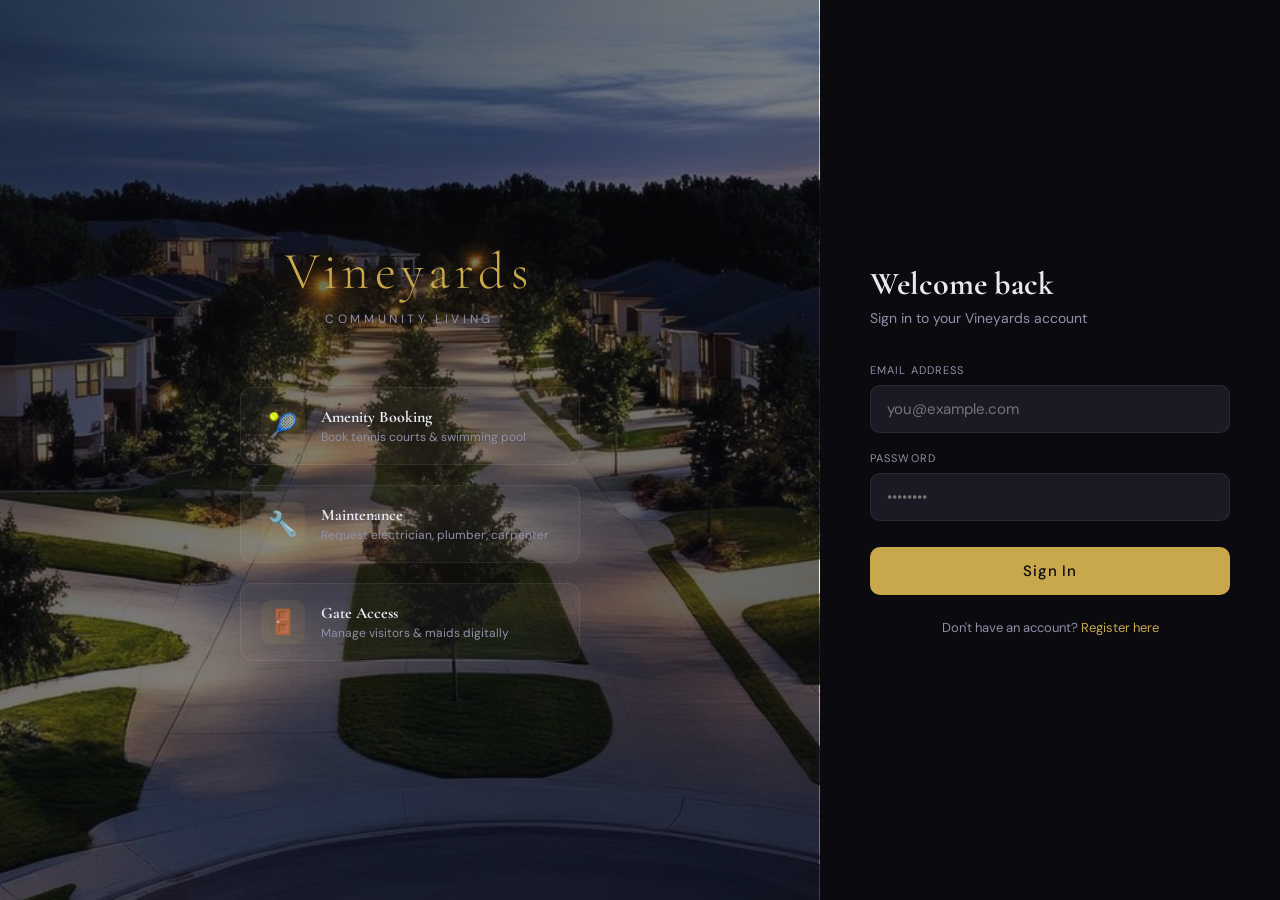
<file: profile.html>
<!DOCTYPE html>
<html lang="en">
<head>
  <meta charset="UTF-8"/>
  <meta name="viewport" content="width=device-width, initial-scale=1.0"/>
  <title>Vineyards — Profile</title>
  <link href="https://fonts.googleapis.com/css2?family=Cormorant+Garamond:wght@300;400;500;600&family=DM+Sans:wght@300;400;500&display=swap" rel="stylesheet"/>
  <link rel="stylesheet" href="style.css"/>
</head>
<body>
<div class="app-layout">
  <aside class="sidebar" id="sidebar"></aside>
  <main class="main-content">
    <div class="page-header">
      <h1>My Profile</h1>
      <p>Manage your account details</p>
    </div>
    <div class="page-body">
      <div style="max-width:560px;">

        <!-- Profile Card -->
        <div class="card" style="margin-bottom:24px;">
          <div style="display:flex;align-items:center;gap:20px;margin-bottom:24px;">
            <div class="user-avatar" style="width:64px;height:64px;font-size:28px;" id="avatarEl">?</div>
            <div>
              <h2 style="font-size:24px;" id="profileName">—</h2>
              <div style="color:var(--accent);font-size:13px;margin-top:2px;" id="profileRole">—</div>
              <div style="color:var(--text2);font-size:13px;" id="profileVilla">—</div>
            </div>
          </div>

          <div class="form-group">
            <label>Full Name</label>
            <input type="text" class="form-control" id="editName"/>
          </div>
          <div class="form-group">
            <label>Email</label>
            <input type="text" class="form-control" id="editEmail" disabled style="opacity:0.5;cursor:not-allowed;"/>
          </div>
          <div class="form-group">
            <label>Phone</label>
            <input type="text" class="form-control" id="editPhone"/>
          </div>
          <button class="btn btn-primary" onclick="saveProfile()">Save Changes</button>
        </div>

        <!-- Change Password -->
        <div class="card">
          <h3 style="font-size:18px;margin-bottom:20px;">Change Password</h3>
          <div class="form-group">
            <label>Current Password</label>
            <input type="password" class="form-control" id="currentPw"/>
          </div>
          <div class="form-group">
            <label>New Password</label>
            <input type="password" class="form-control" id="newPw"/>
          </div>
          <div class="form-group">
            <label>Confirm New Password</label>
            <input type="password" class="form-control" id="confirmPw"/>
          </div>
          <button class="btn btn-outline" onclick="changePassword()">Update Password</button>
        </div>

      </div>
    </div>
  </main>
</div>
<div class="toast-container"></div>
<script src="api.js"></script>
<script src="sidebar.js"></script>
<script>
  requireAuth();

  async function loadProfile() {
    try {
      const user = await api.get('/users/profile');
      const initials = user.name.split(' ').map(n=>n[0]).join('').toUpperCase().slice(0,2);
      document.getElementById('avatarEl').textContent = initials;
      document.getElementById('profileName').textContent = user.name;
      document.getElementById('profileRole').textContent = user.role.toUpperCase();
      document.getElementById('profileVilla').textContent = user.villa_number ? `Villa ${user.villa_number}` : 'No villa assigned';
      document.getElementById('editName').value = user.name;
      document.getElementById('editEmail').value = user.email;
      document.getElementById('editPhone').value = user.phone || '';
    } catch(e) { showToast(e.message, 'error'); }
  }

  async function saveProfile() {
    const name = document.getElementById('editName').value.trim();
    const phone = document.getElementById('editPhone').value.trim();
    if (!name) { showToast('Name cannot be empty', 'error'); return; }
    try {
      const updated = await api.put('/users/profile', { name, phone });
      localStorage.setItem('user', JSON.stringify(updated.user));
      showToast('Profile updated!', 'success');
      loadProfile();
    } catch(e) { showToast(e.message, 'error'); }
  }

  async function changePassword() {
    const current = document.getElementById('currentPw').value;
    const newPw = document.getElementById('newPw').value;
    const confirm = document.getElementById('confirmPw').value;
    if (!current || !newPw) { showToast('Fill all password fields', 'error'); return; }
    if (newPw !== confirm) { showToast('Passwords do not match', 'error'); return; }
    if (newPw.length < 8) { showToast('Password must be at least 8 characters', 'error'); return; }
    try {
      await api.put('/auth/change-password', { current_password: current, new_password: newPw });
      showToast('Password updated!', 'success');
      document.getElementById('currentPw').value = '';
      document.getElementById('newPw').value = '';
      document.getElementById('confirmPw').value = '';
    } catch(e) { showToast(e.message, 'error'); }
  }

  loadProfile();
</script>
</body>
</html>
</file>
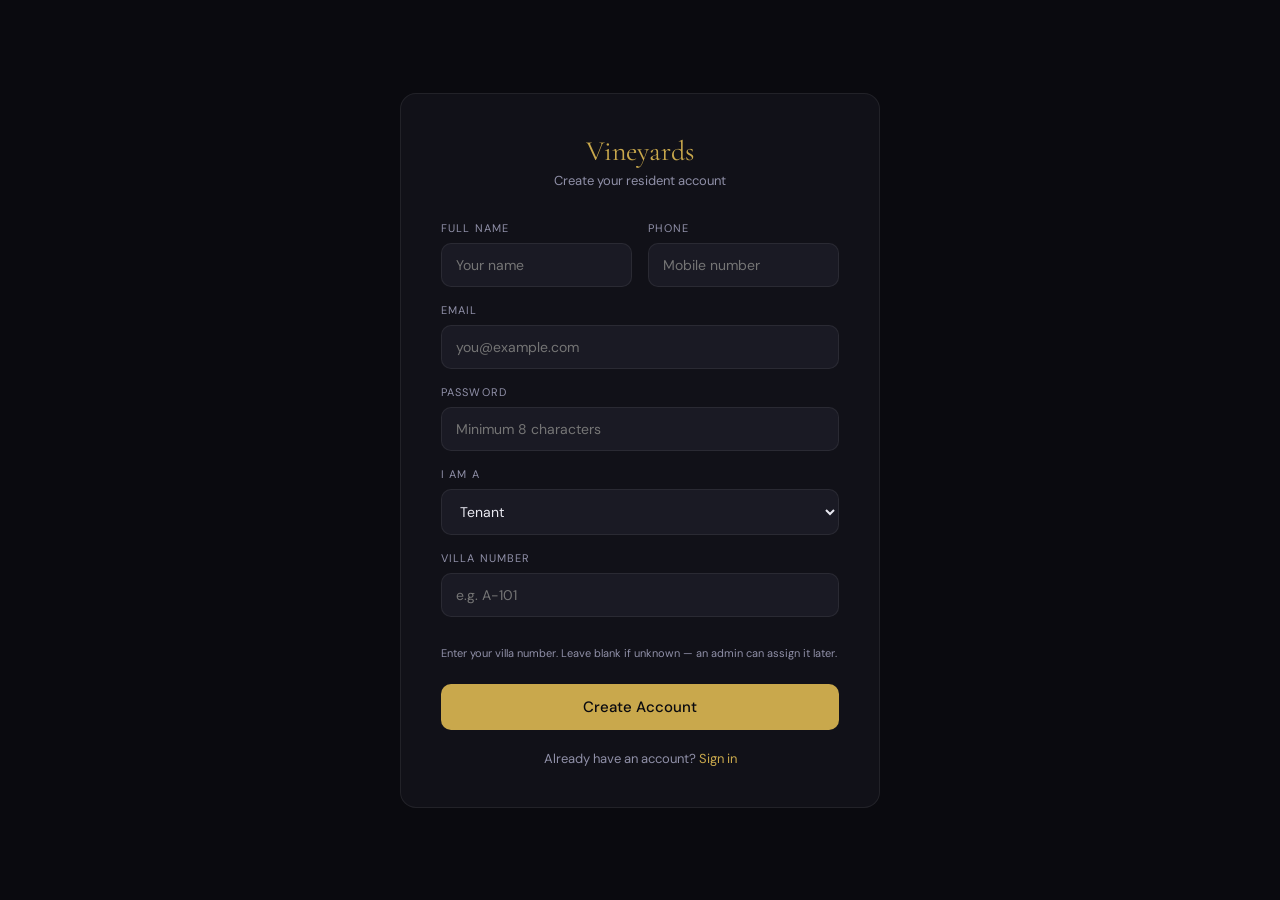
<file: register.html>
<!DOCTYPE html>
<html lang="en">
<head>
  <meta charset="UTF-8"/>
  <meta name="viewport" content="width=device-width, initial-scale=1.0"/>
  <title>Vineyards — Register</title>
  <link href="https://fonts.googleapis.com/css2?family=Cormorant+Garamond:wght@300;400;500;600&family=DM+Sans:wght@300;400;500&display=swap" rel="stylesheet"/>
  <style>
    :root { --bg:#0a0a0f;--bg2:#111118;--bg3:#1a1a24;--border:rgba(255,255,255,0.07);--accent:#c9a84c;--accent2:#e8c97a;--text:#e8e8f0;--text2:#9090a8;--danger:#e05555; }
    * { margin:0;padding:0;box-sizing:border-box; }
    body { font-family:'DM Sans',sans-serif;background:var(--bg);color:var(--text);min-height:100vh;display:flex;align-items:center;justify-content:center;padding:40px 20px; }
    .box { background:var(--bg2);border:1px solid var(--border);border-radius:16px;padding:40px;width:100%;max-width:480px; }
    .brand { font-family:'Cormorant Garamond',serif;font-size:28px;color:var(--accent);text-align:center;margin-bottom:4px; }
    .sub { text-align:center;color:var(--text2);font-size:13px;margin-bottom:32px; }
    .form-group { margin-bottom:16px; }
    label { display:block;font-size:11px;color:var(--text2);letter-spacing:0.1em;text-transform:uppercase;margin-bottom:8px; }
    .form-control { width:100%;background:var(--bg3);border:1px solid var(--border);border-radius:10px;padding:12px 14px;color:var(--text);font-family:'DM Sans',sans-serif;font-size:14px;outline:none;transition:border-color 0.2s; }
    .form-control:focus { border-color:var(--accent); }
    .btn { width:100%;padding:13px;background:var(--accent);color:var(--bg);border:none;border-radius:10px;font-size:15px;font-weight:500;cursor:pointer;margin-top:8px;transition:all 0.2s;font-family:'DM Sans',sans-serif; }
    .btn:hover { background:var(--accent2); }
    .error { background:rgba(224,85,85,0.1);border:1px solid rgba(224,85,85,0.3);border-radius:8px;padding:12px;font-size:13px;color:var(--danger);margin-bottom:16px;display:none; }
    .login-link { text-align:center;margin-top:20px;font-size:13px;color:var(--text2); }
    .login-link a { color:var(--accent);cursor:pointer; }
    .row { display:grid;grid-template-columns:1fr 1fr;gap:16px; }
    .hint { font-size:11px;color:var(--text2);margin-top:5px; }
    .villa-status { font-size:12px;margin-top:6px;min-height:18px;transition:color 0.2s; }
    .villa-status.ok  { color:#4caf82; }
    .villa-status.err { color:var(--danger); }
    .villa-status.checking { color:var(--text2); }
  </style>
</head>
<body>
<div class="box">
  <div class="brand">Vineyards</div>
  <div class="sub">Create your resident account</div>

  <div class="error" id="errMsg"></div>

  <div class="row">
    <div class="form-group">
      <label>Full Name</label>
      <input type="text" class="form-control" id="name" placeholder="Your name"/>
    </div>
    <div class="form-group">
      <label>Phone</label>
      <input type="text" class="form-control" id="phone" placeholder="Mobile number"/>
    </div>
  </div>

  <div class="form-group">
    <label>Email</label>
    <input type="email" class="form-control" id="email" placeholder="you@example.com"/>
  </div>

  <div class="form-group">
    <label>Password</label>
    <input type="password" class="form-control" id="password" placeholder="Minimum 8 characters"/>
  </div>

  <div class="form-group">
    <label>I am a</label>
    <select class="form-control" id="role">
      <option value="tenant">Tenant</option>
      <option value="owner">Owner</option>
    </select>
  </div>

  <div class="form-group">
    <label>Villa Number</label>
    <input type="text" class="form-control" id="villaNumber" placeholder="e.g. A-101" oninput="checkVilla()"/>
    <div class="villa-status" id="villaStatus"></div>
    <div class="hint">Enter your villa number. Leave blank if unknown — an admin can assign it later.</div>
  </div>

  <button class="btn" id="regBtn" onclick="register()">Create Account</button>

  <div class="login-link">Already have an account? <a onclick="window.location.href='index.html'">Sign in</a></div>
</div>

<script>
  const BASE = 'https://villa-community-backend.onrender.com/api';
  let villaCheckTimer = null;
  let villaValid = null; // null = unchecked, true = ok, false = taken/invalid

  function checkVilla() {
    const val = document.getElementById('villaNumber').value.trim();
    const statusEl = document.getElementById('villaStatus');
    clearTimeout(villaCheckTimer);
    villaValid = null;

    if (!val) { statusEl.textContent = ''; statusEl.className = 'villa-status'; return; }

    statusEl.textContent = 'Checking…';
    statusEl.className = 'villa-status checking';

    villaCheckTimer = setTimeout(async () => {
      try {
        const res = await fetch(`${BASE}/villas/check?number=${encodeURIComponent(val)}`);
        const data = await res.json();
        if (!res.ok) throw new Error(data.error || 'Not found');
        if (data.occupied) {
          villaValid = false;
          statusEl.textContent = '✗ This villa already has a resident assigned.';
          statusEl.className = 'villa-status err';
        } else {
          villaValid = true;
          statusEl.textContent = `✓ Villa ${data.villa_number} is available.`;
          statusEl.className = 'villa-status ok';
        }
      } catch(e) {
        villaValid = false;
        statusEl.textContent = '✗ Villa not found. Check the number or leave blank.';
        statusEl.className = 'villa-status err';
      }
    }, 500);
  }

  async function register() {
    const name = document.getElementById('name').value.trim();
    const email = document.getElementById('email').value.trim();
    const phone = document.getElementById('phone').value.trim();
    const password = document.getElementById('password').value;
    const role = document.getElementById('role').value;
    const villaNumber = document.getElementById('villaNumber').value.trim();
    const btn = document.getElementById('regBtn');
    const err = document.getElementById('errMsg');
    err.style.display = 'none';

    if (!name || !email || !password) { showErr('Please fill all required fields.'); return; }
    if (password.length < 8) { showErr('Password must be at least 8 characters.'); return; }
    if (villaNumber && villaValid === false) { showErr('Please enter a valid, unoccupied villa number.'); return; }
    if (villaNumber && villaValid === null) { showErr('Please wait — still checking villa availability.'); return; }

    btn.disabled = true; btn.textContent = 'Creating account…';
    try {
      const res = await fetch(`${BASE}/auth/register`, {
        method:'POST', headers:{'Content-Type':'application/json'},
        body: JSON.stringify({ name, email, phone, password, role, villa_number: villaNumber || undefined })
      });
      const data = await res.json();
      if (!res.ok) throw new Error(data.error || 'Registration failed');
      window.location.href = 'index.html';
    } catch(e) {
      showErr(e.message);
      btn.disabled = false; btn.textContent = 'Create Account';
    }
  }

  function showErr(msg) {
    const el = document.getElementById('errMsg');
    el.textContent = msg; el.style.display = 'block';
  }
</script>
</body>
</html>
</file>
<file: style.css>
@import url('https://fonts.googleapis.com/css2?family=Cormorant+Garamond:wght@300;400;500;600&family=DM+Sans:wght@300;400;500&display=swap');

:root {
  --bg: #0a0a0f;
  --bg2: #111118;
  --bg3: #1a1a24;
  --border: rgba(255,255,255,0.07);
  --accent: #c9a84c;
  --accent2: #e8c97a;
  --text: #e8e8f0;
  --text2: #9090a8;
  --danger: #e05555;
  --success: #4caf82;
  --info: #5b9bd5;
  --radius: 12px;
  --shadow: 0 8px 40px rgba(0,0,0,0.5);
}

* { margin: 0; padding: 0; box-sizing: border-box; }

body {
  font-family: 'DM Sans', sans-serif;
  background: var(--bg);
  color: var(--text);
  min-height: 100vh;
  font-size: 15px;
}

h1, h2, h3, h4 {
  font-family: 'Cormorant Garamond', serif;
  font-weight: 500;
  letter-spacing: 0.02em;
}

a { text-decoration: none; color: inherit; }

/* ── Sidebar Layout ── */
.app-layout {
  display: flex;
  min-height: 100vh;
}

.sidebar {
  width: 240px;
  background: var(--bg2);
  border-right: 1px solid var(--border);
  display: flex;
  flex-direction: column;
  position: fixed;
  top: 0; left: 0; bottom: 0;
  z-index: 100;
  transition: transform 0.3s;
}

.sidebar-logo {
  padding: 28px 24px 20px;
  border-bottom: 1px solid var(--border);
}

.sidebar-logo .brand {
  font-family: 'Cormorant Garamond', serif;
  font-size: 22px;
  font-weight: 600;
  color: var(--accent);
  letter-spacing: 0.05em;
}

.sidebar-logo .tagline {
  font-size: 11px;
  color: var(--text2);
  letter-spacing: 0.1em;
  text-transform: uppercase;
  margin-top: 3px;
}

.sidebar-nav {
  flex: 1;
  padding: 16px 0;
  overflow-y: auto;
}

.nav-section {
  padding: 8px 16px 4px;
  font-size: 10px;
  letter-spacing: 0.15em;
  text-transform: uppercase;
  color: var(--text2);
  margin-top: 8px;
}

.nav-item {
  display: flex;
  align-items: center;
  gap: 12px;
  padding: 11px 24px;
  color: var(--text2);
  cursor: pointer;
  transition: all 0.2s;
  font-size: 14px;
  border-left: 3px solid transparent;
}

.nav-item:hover {
  color: var(--text);
  background: rgba(255,255,255,0.04);
}

.nav-item.active {
  color: var(--accent);
  background: rgba(201,168,76,0.08);
  border-left-color: var(--accent);
}

.nav-item .icon { font-size: 18px; width: 20px; text-align: center; }

.sidebar-user {
  padding: 16px 20px;
  border-top: 1px solid var(--border);
  display: flex;
  align-items: center;
  gap: 12px;
}

.user-avatar {
  width: 36px; height: 36px;
  background: linear-gradient(135deg, var(--accent), var(--bg3));
  border-radius: 50%;
  display: flex; align-items: center; justify-content: center;
  font-family: 'Cormorant Garamond', serif;
  font-size: 16px;
  color: var(--bg);
  font-weight: 600;
  flex-shrink: 0;
}

.user-info .name { font-size: 13px; font-weight: 500; }
.user-info .role {
  font-size: 11px;
  color: var(--accent);
  text-transform: capitalize;
  letter-spacing: 0.05em;
}

.logout-btn {
  margin-left: auto;
  background: none;
  border: none;
  color: var(--text2);
  cursor: pointer;
  font-size: 18px;
  transition: color 0.2s;
}
.logout-btn:hover { color: var(--danger); }

/* ── Main Content ── */
.main-content {
  margin-left: 240px;
  flex: 1;
  min-height: 100vh;
  background: var(--bg);
}

.page-header {
  padding: 32px 40px 0;
  border-bottom: 1px solid var(--border);
  padding-bottom: 24px;
  margin-bottom: 32px;
}

.page-header h1 { font-size: 32px; color: var(--text); }
.page-header p { color: var(--text2); margin-top: 4px; font-size: 14px; }

.page-body { padding: 0 40px 40px; }

/* ── Cards ── */
.card {
  background: var(--bg2);
  border: 1px solid var(--border);
  border-radius: var(--radius);
  padding: 24px;
}

.card-grid {
  display: grid;
  grid-template-columns: repeat(auto-fill, minmax(280px, 1fr));
  gap: 20px;
}

/* ── Stat Cards ── */
.stat-grid {
  display: grid;
  grid-template-columns: repeat(4, 1fr);
  gap: 16px;
  margin-bottom: 32px;
}

.stat-card {
  background: var(--bg2);
  border: 1px solid var(--border);
  border-radius: var(--radius);
  padding: 20px 24px;
  position: relative;
  overflow: hidden;
}

.stat-card::before {
  content: '';
  position: absolute;
  top: 0; left: 0; right: 0;
  height: 2px;
  background: var(--accent);
  opacity: 0.6;
}

.stat-card .label { font-size: 12px; color: var(--text2); letter-spacing: 0.08em; text-transform: uppercase; }
.stat-card .value { font-family: 'Cormorant Garamond', serif; font-size: 36px; color: var(--accent); margin: 4px 0; line-height: 1; }
.stat-card .sub { font-size: 12px; color: var(--text2); }

/* ── Buttons ── */
.btn {
  display: inline-flex;
  align-items: center;
  gap: 8px;
  padding: 10px 20px;
  border-radius: 8px;
  border: none;
  cursor: pointer;
  font-family: 'DM Sans', sans-serif;
  font-size: 14px;
  font-weight: 500;
  transition: all 0.2s;
}

.btn-primary {
  background: var(--accent);
  color: var(--bg);
}
.btn-primary:hover { background: var(--accent2); transform: translateY(-1px); }

.btn-outline {
  background: transparent;
  border: 1px solid var(--border);
  color: var(--text);
}
.btn-outline:hover { border-color: var(--accent); color: var(--accent); }

.btn-danger {
  background: rgba(224,85,85,0.15);
  color: var(--danger);
  border: 1px solid rgba(224,85,85,0.3);
}
.btn-danger:hover { background: rgba(224,85,85,0.25); }

.btn-sm { padding: 7px 14px; font-size: 13px; }

/* ── Forms ── */
.form-group { margin-bottom: 18px; }
.form-group label {
  display: block;
  font-size: 12px;
  color: var(--text2);
  letter-spacing: 0.08em;
  text-transform: uppercase;
  margin-bottom: 8px;
}

.form-control {
  width: 100%;
  background: var(--bg3);
  border: 1px solid var(--border);
  border-radius: 8px;
  padding: 11px 14px;
  color: var(--text);
  font-family: 'DM Sans', sans-serif;
  font-size: 14px;
  transition: border-color 0.2s;
  outline: none;
}

.form-control:focus { border-color: var(--accent); }
.form-control option { background: var(--bg3); }

/* ── Table ── */
.table-wrap {
  overflow-x: auto;
  border-radius: var(--radius);
  border: 1px solid var(--border);
}

table {
  width: 100%;
  border-collapse: collapse;
  background: var(--bg2);
}

thead th {
  padding: 14px 16px;
  text-align: left;
  font-size: 11px;
  letter-spacing: 0.1em;
  text-transform: uppercase;
  color: var(--text2);
  border-bottom: 1px solid var(--border);
  font-weight: 500;
  font-family: 'DM Sans', sans-serif;
}

tbody td {
  padding: 14px 16px;
  border-bottom: 1px solid var(--border);
  font-size: 14px;
  color: var(--text);
}

tbody tr:last-child td { border-bottom: none; }
tbody tr:hover { background: rgba(255,255,255,0.02); }

/* ── Badges ── */
.badge {
  display: inline-block;
  padding: 3px 10px;
  border-radius: 20px;
  font-size: 11px;
  font-weight: 500;
  letter-spacing: 0.05em;
  text-transform: capitalize;
}

.badge-success { background: rgba(76,175,130,0.15); color: var(--success); }
.badge-warning { background: rgba(201,168,76,0.15); color: var(--accent); }
.badge-danger  { background: rgba(224,85,85,0.15);  color: var(--danger); }
.badge-info    { background: rgba(91,155,213,0.15); color: var(--info); }
.badge-grey    { background: rgba(144,144,168,0.15); color: var(--text2); }

/* ── Modal ── */
.modal-overlay {
  position: fixed; inset: 0;
  background: rgba(0,0,0,0.7);
  backdrop-filter: blur(4px);
  z-index: 1000;
  display: none;
  align-items: center;
  justify-content: center;
}

.modal-overlay.open { display: flex; }

.modal {
  background: var(--bg2);
  border: 1px solid var(--border);
  border-radius: 16px;
  padding: 32px;
  width: 480px;
  max-width: 95vw;
  max-height: 90vh;
  overflow-y: auto;
  animation: slideUp 0.3s ease;
}

@keyframes slideUp {
  from { opacity: 0; transform: translateY(20px); }
  to   { opacity: 1; transform: translateY(0); }
}

.modal-header {
  display: flex;
  align-items: center;
  justify-content: space-between;
  margin-bottom: 24px;
}

.modal-header h2 { font-size: 22px; }

.modal-close {
  background: none; border: none;
  color: var(--text2); font-size: 22px;
  cursor: pointer; transition: color 0.2s;
}
.modal-close:hover { color: var(--text); }

/* ── Toast ── */
.toast-container {
  position: fixed;
  bottom: 24px; right: 24px;
  z-index: 9999;
  display: flex;
  flex-direction: column;
  gap: 10px;
}

.toast {
  background: var(--bg3);
  border: 1px solid var(--border);
  border-radius: 10px;
  padding: 14px 20px;
  font-size: 14px;
  min-width: 260px;
  animation: slideIn 0.3s ease;
  display: flex;
  align-items: center;
  gap: 10px;
}

@keyframes slideIn {
  from { opacity: 0; transform: translateX(40px); }
  to   { opacity: 1; transform: translateX(0); }
}

.toast.success { border-left: 3px solid var(--success); }
.toast.error   { border-left: 3px solid var(--danger); }
.toast.info    { border-left: 3px solid var(--info); }

/* ── Empty State ── */
.empty-state {
  text-align: center;
  padding: 60px 20px;
  color: var(--text2);
}
.empty-state .icon { font-size: 48px; margin-bottom: 16px; }
.empty-state h3 { font-size: 20px; color: var(--text); margin-bottom: 8px; }

/* ── Loader ── */
.loader {
  display: flex; align-items: center; justify-content: center;
  padding: 40px;
}
.spinner {
  width: 32px; height: 32px;
  border: 2px solid var(--border);
  border-top-color: var(--accent);
  border-radius: 50%;
  animation: spin 0.8s linear infinite;
}
@keyframes spin { to { transform: rotate(360deg); } }

/* ── Page hidden ── */
.page { display: none; }
.page.active { display: block; }

/* ── Responsive ── */
@media (max-width: 768px) {
  .sidebar { transform: translateX(-100%); }
  .sidebar.open { transform: translateX(0); }
  .main-content { margin-left: 0; }
  .stat-grid { grid-template-columns: repeat(2, 1fr); }
  .page-header, .page-body { padding-left: 20px; padding-right: 20px; }
}
</file>
